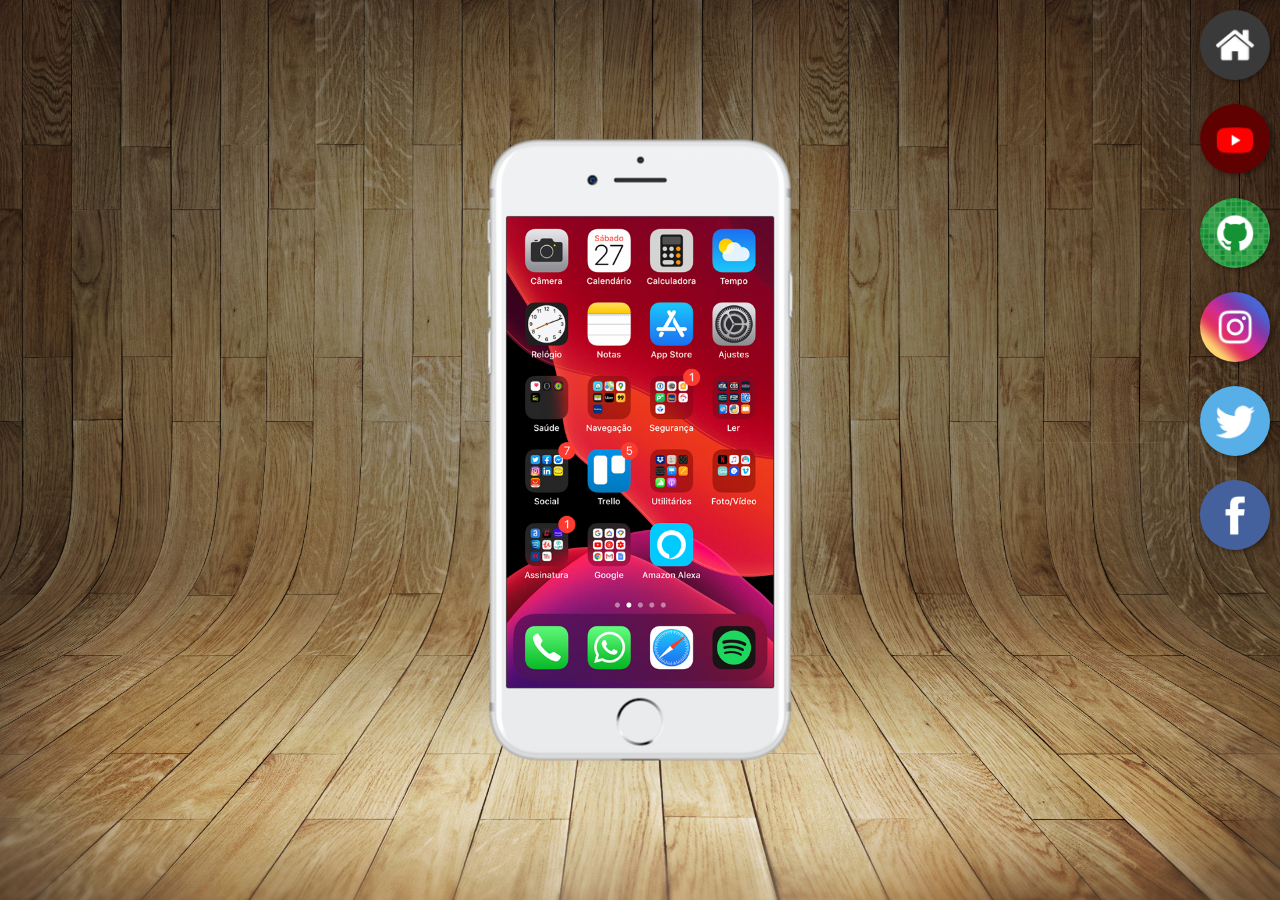
<file: index.html>
<!DOCTYPE html>
<html lang="pt-br">
<head>
    <meta charset="UTF-8">
    <meta name="viewport" content="width=device-width, initial-scale=1.0">
    <title>Projeto Redes Sociais</title>
    <link rel="shortcut icon" href="favicon.ico" type="image/x-icon">
    <link rel="stylesheet" href="/estilo/style.css">
</head>
<body>
    <main>
        <section id="telefone">
            <iframe src="/home.html" name="tela" id="tela" frameborder="0"> Seu navegador não e compatível com isso.</iframe>

        </section>
        <section id="redes-sociais">
            <a href="home.html" target="tela"><img src="imagens/logo-home.jpg" alt="Home"></a><br>
            <a href="youtube.html" target="tela"><img src="imagens/logo-youtube.jpg" alt="Youtube"></a><br>
            <a href="github.html" target="tela"><img src="imagens/logo-github.jpg" alt="Github"></a><br>
            <a href="instagram.html" target="tela"><img src="imagens/logo-instagram.jpg" alt="Instagram"></a><br>
            <a href="twitter.html" target="tela"><img src="imagens/logo-twitter.jpg" alt="Twitter"></a><br>
            <a href="facebook.html" target="tela"><img src="imagens/logo-facebook.jpg" alt="Facebook"></a><br>

        </section>
    </main>

</body>
</html>
</file>
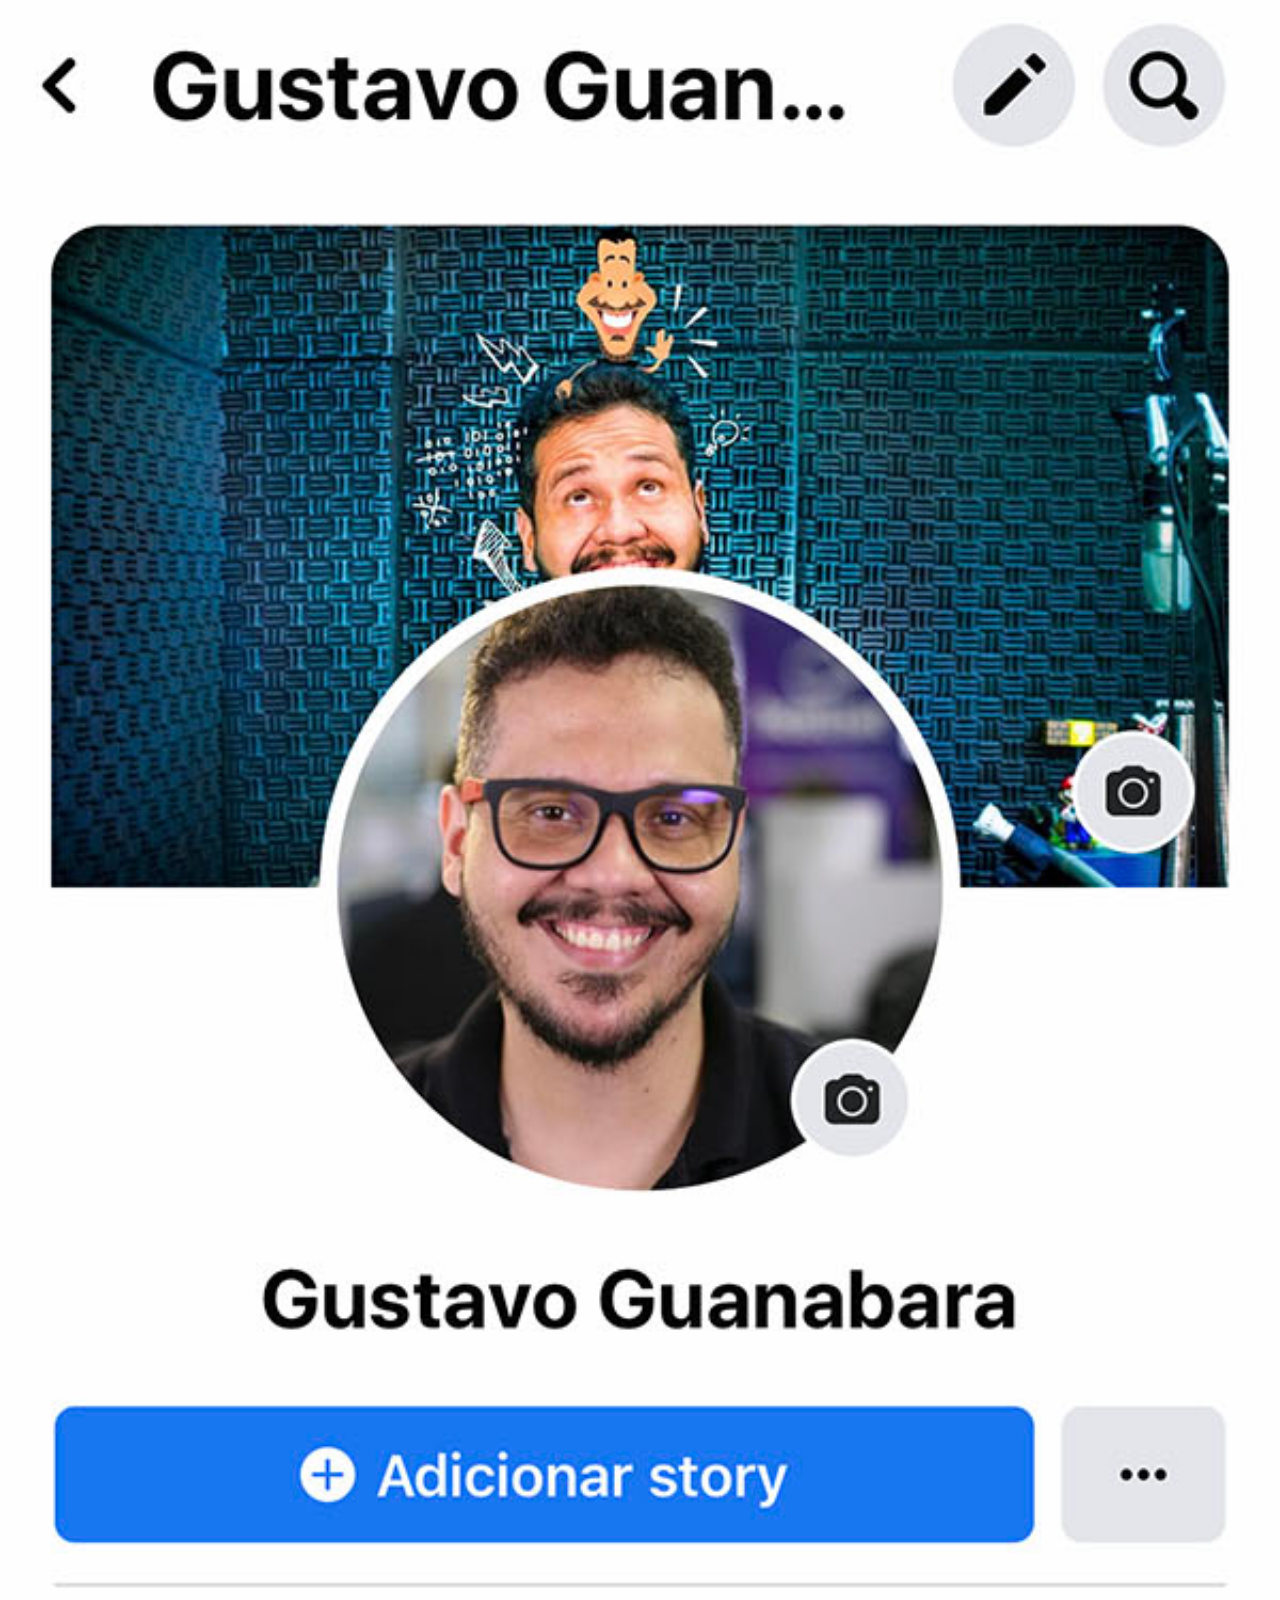
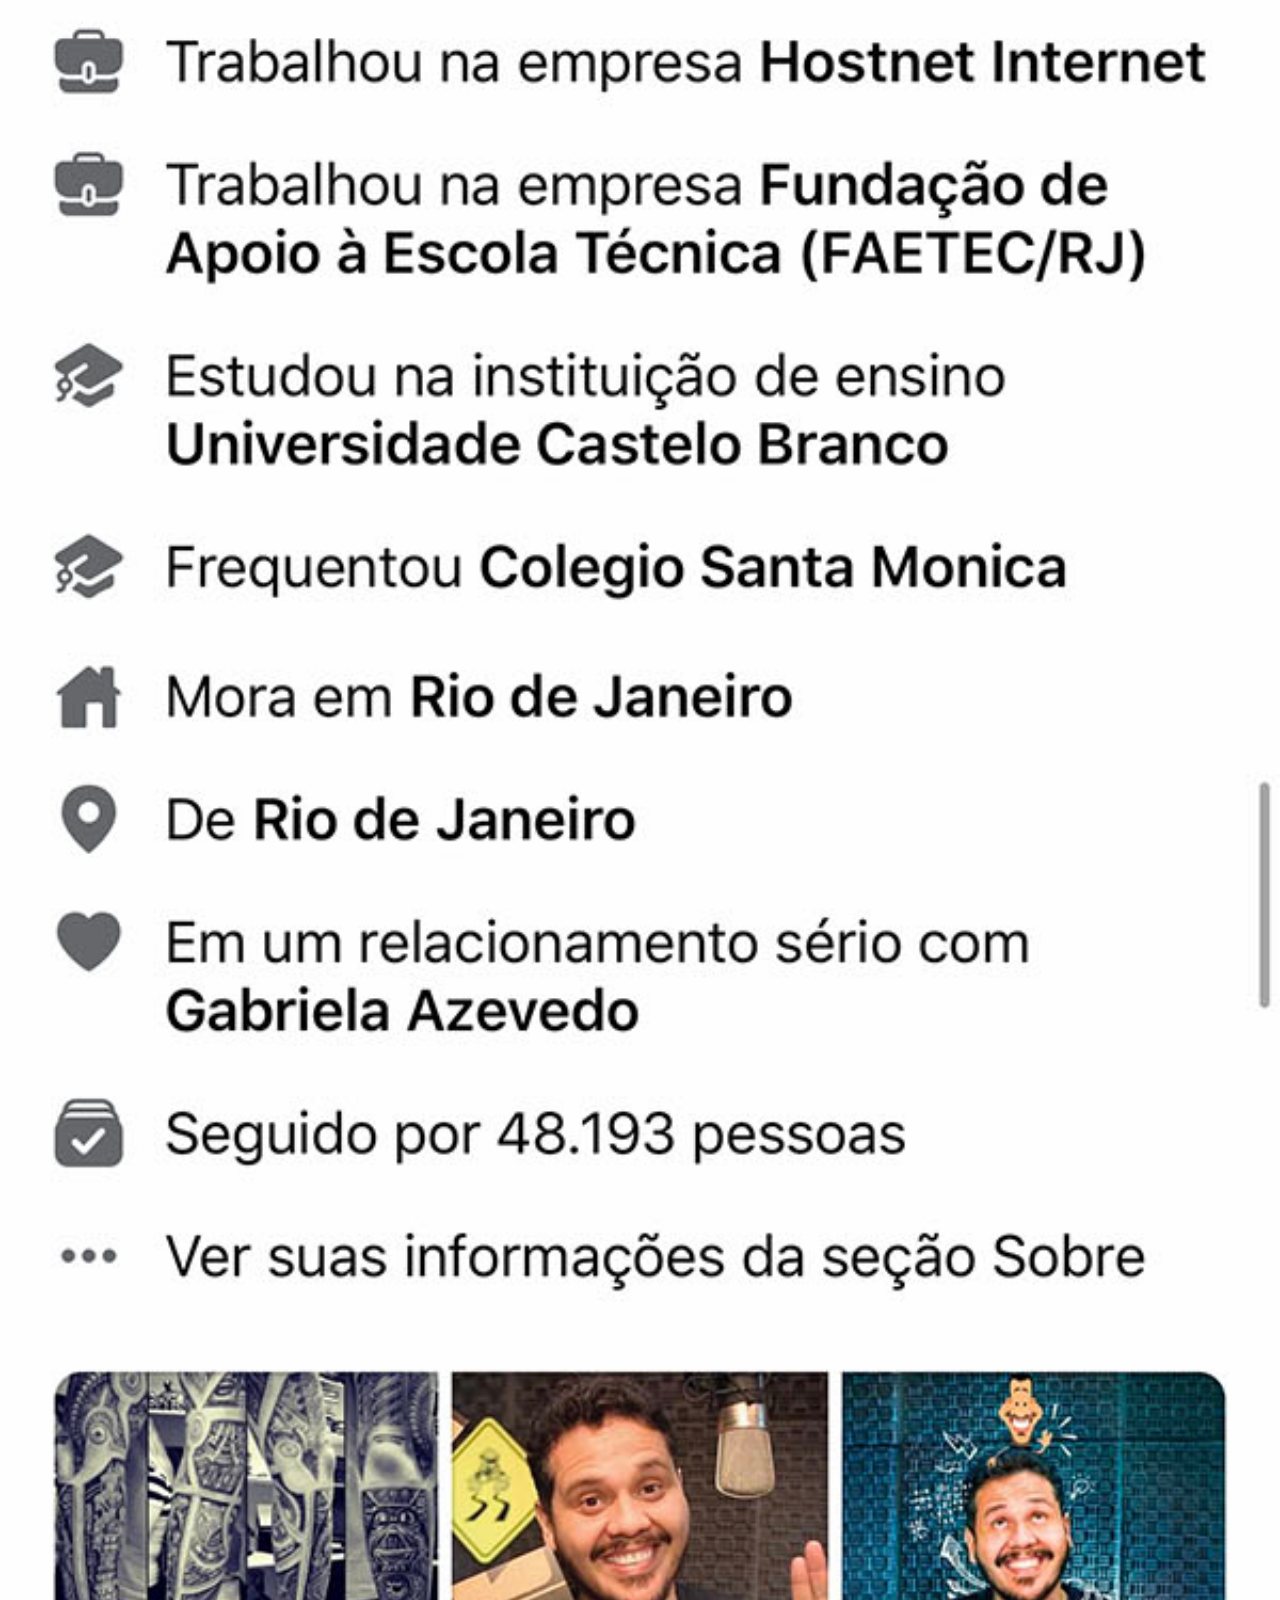
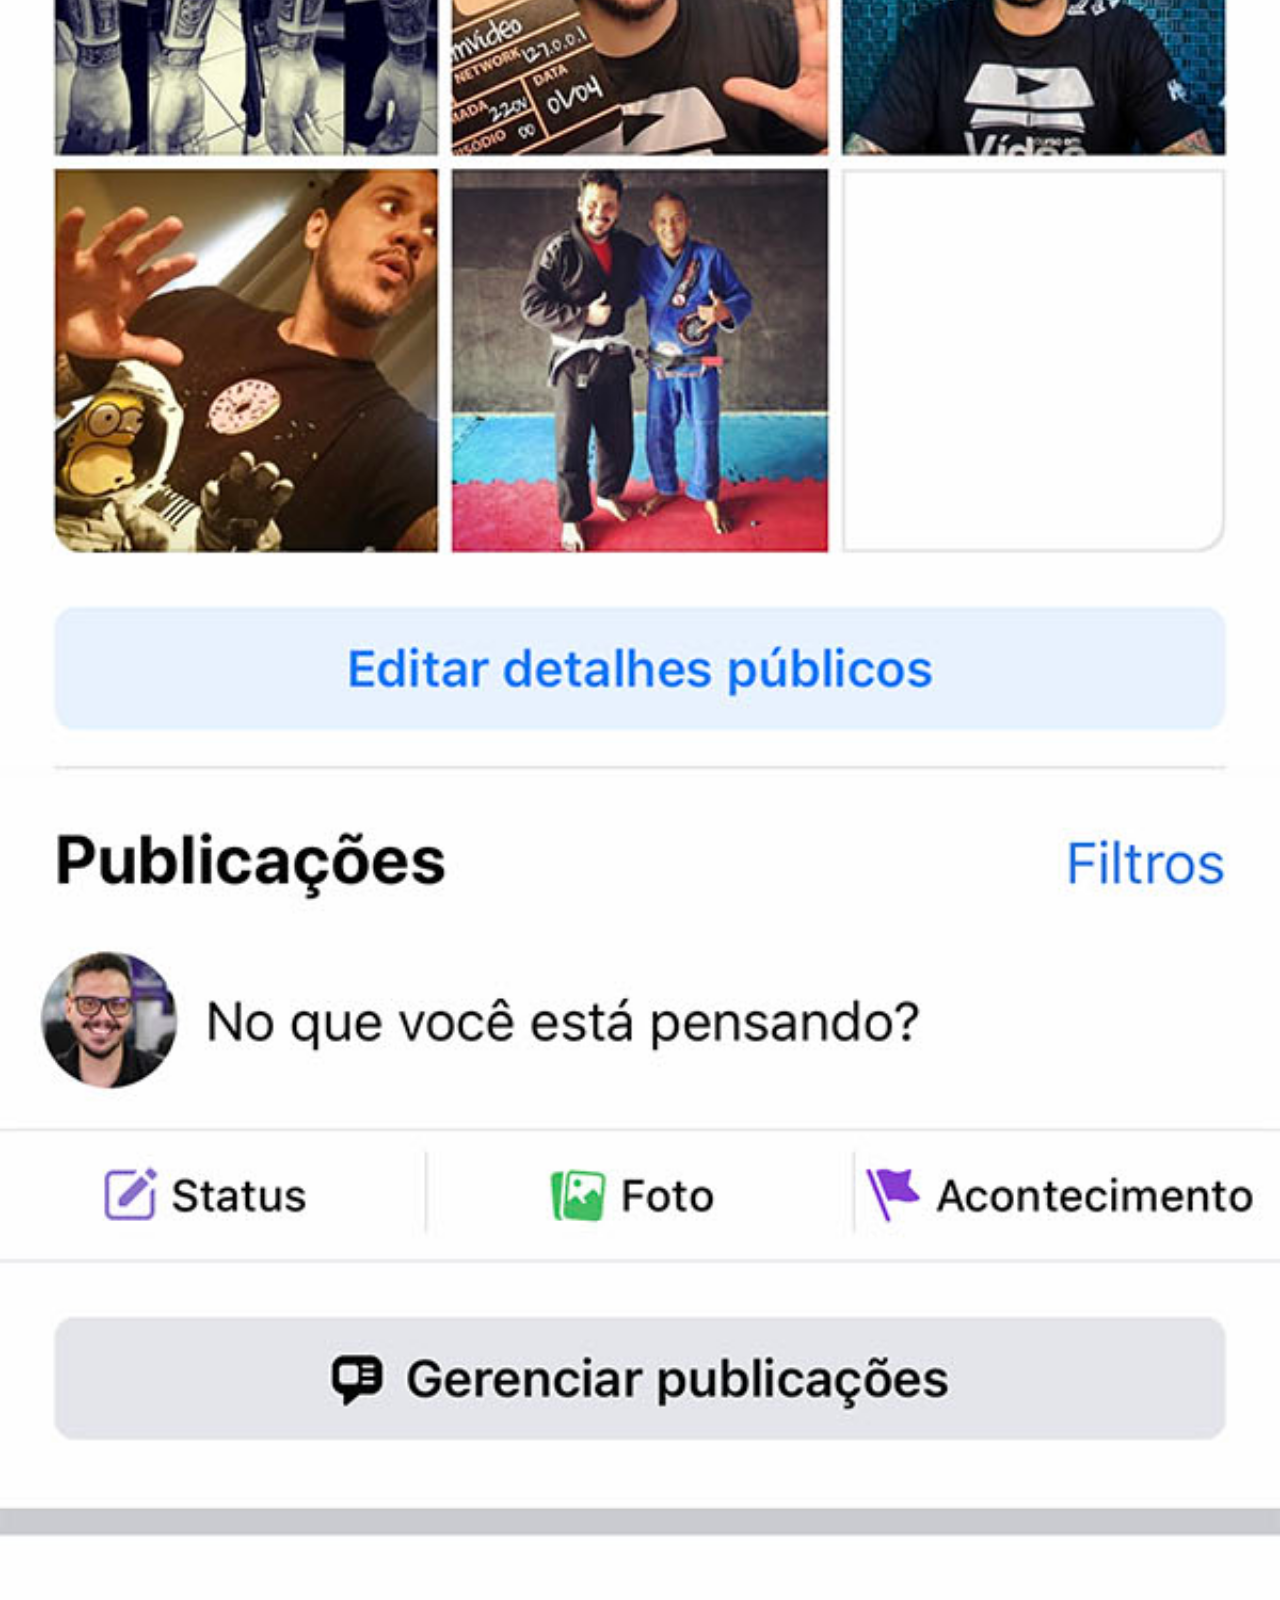
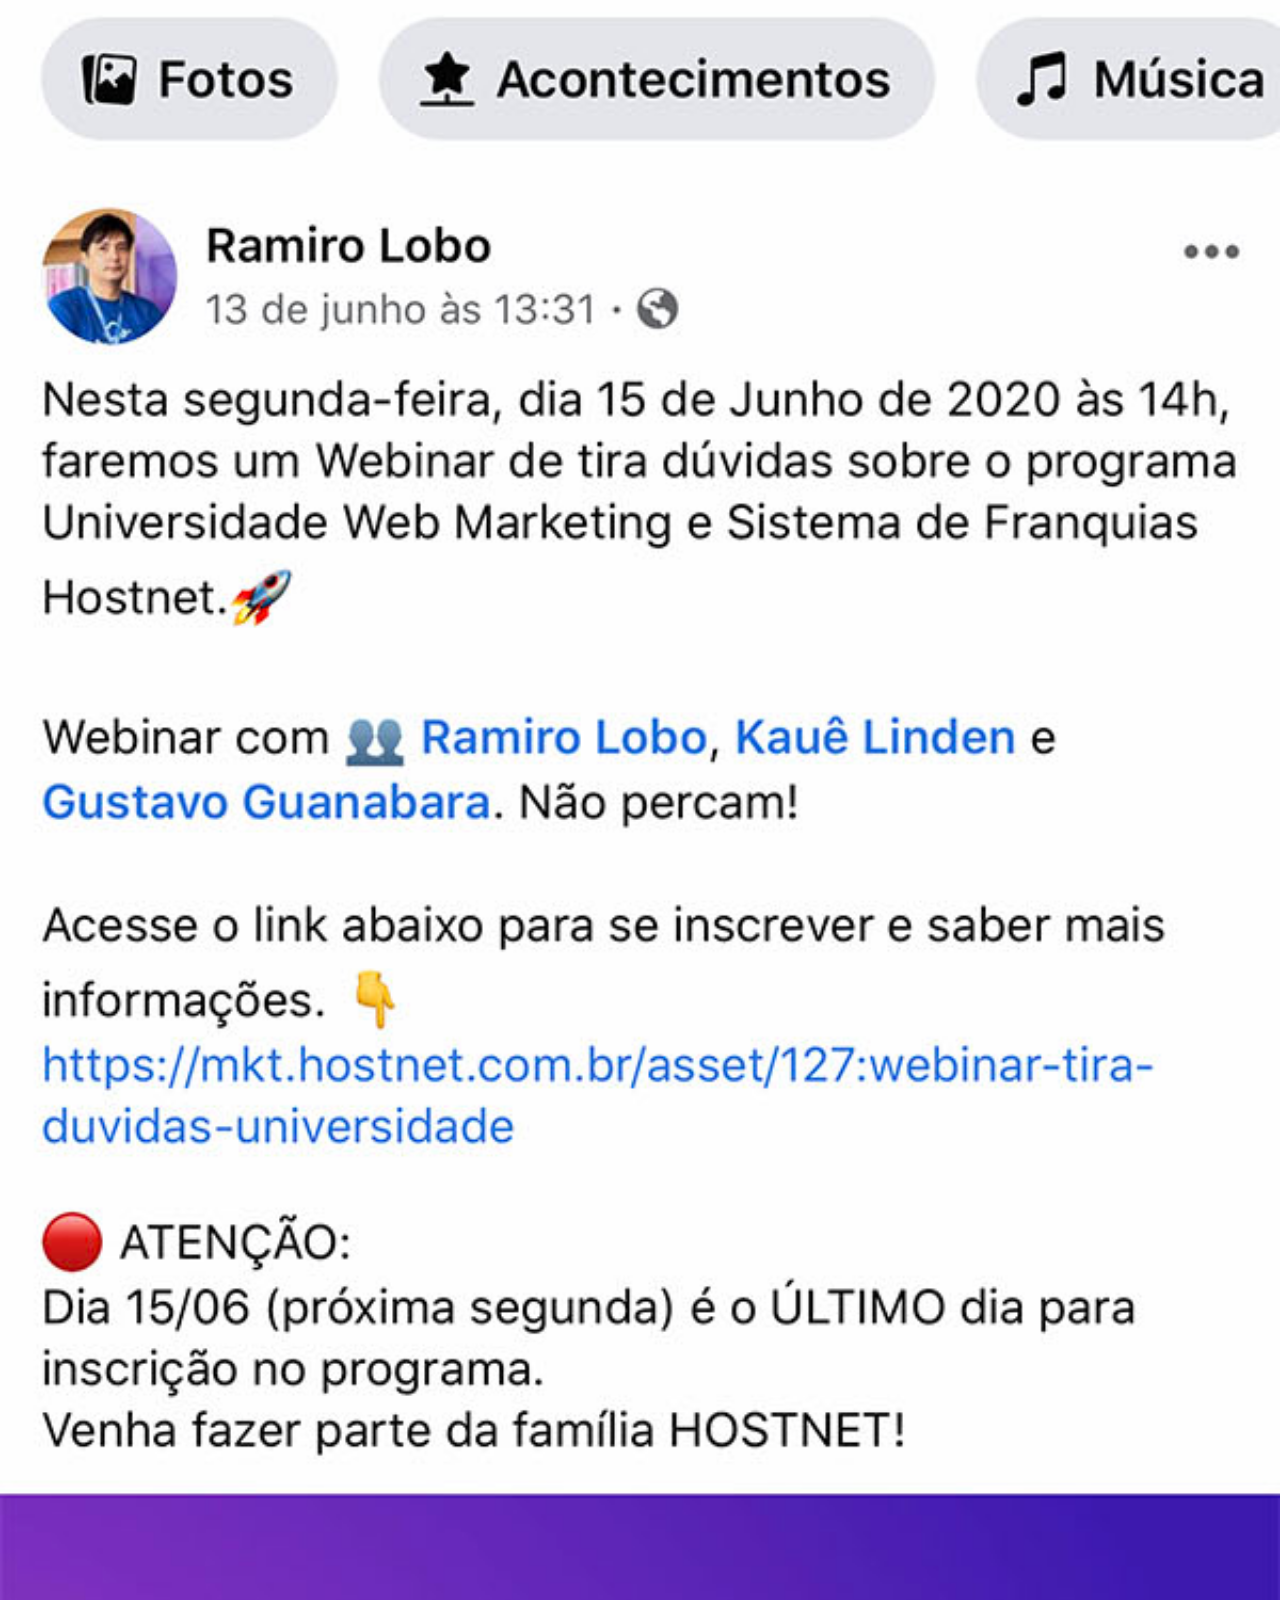
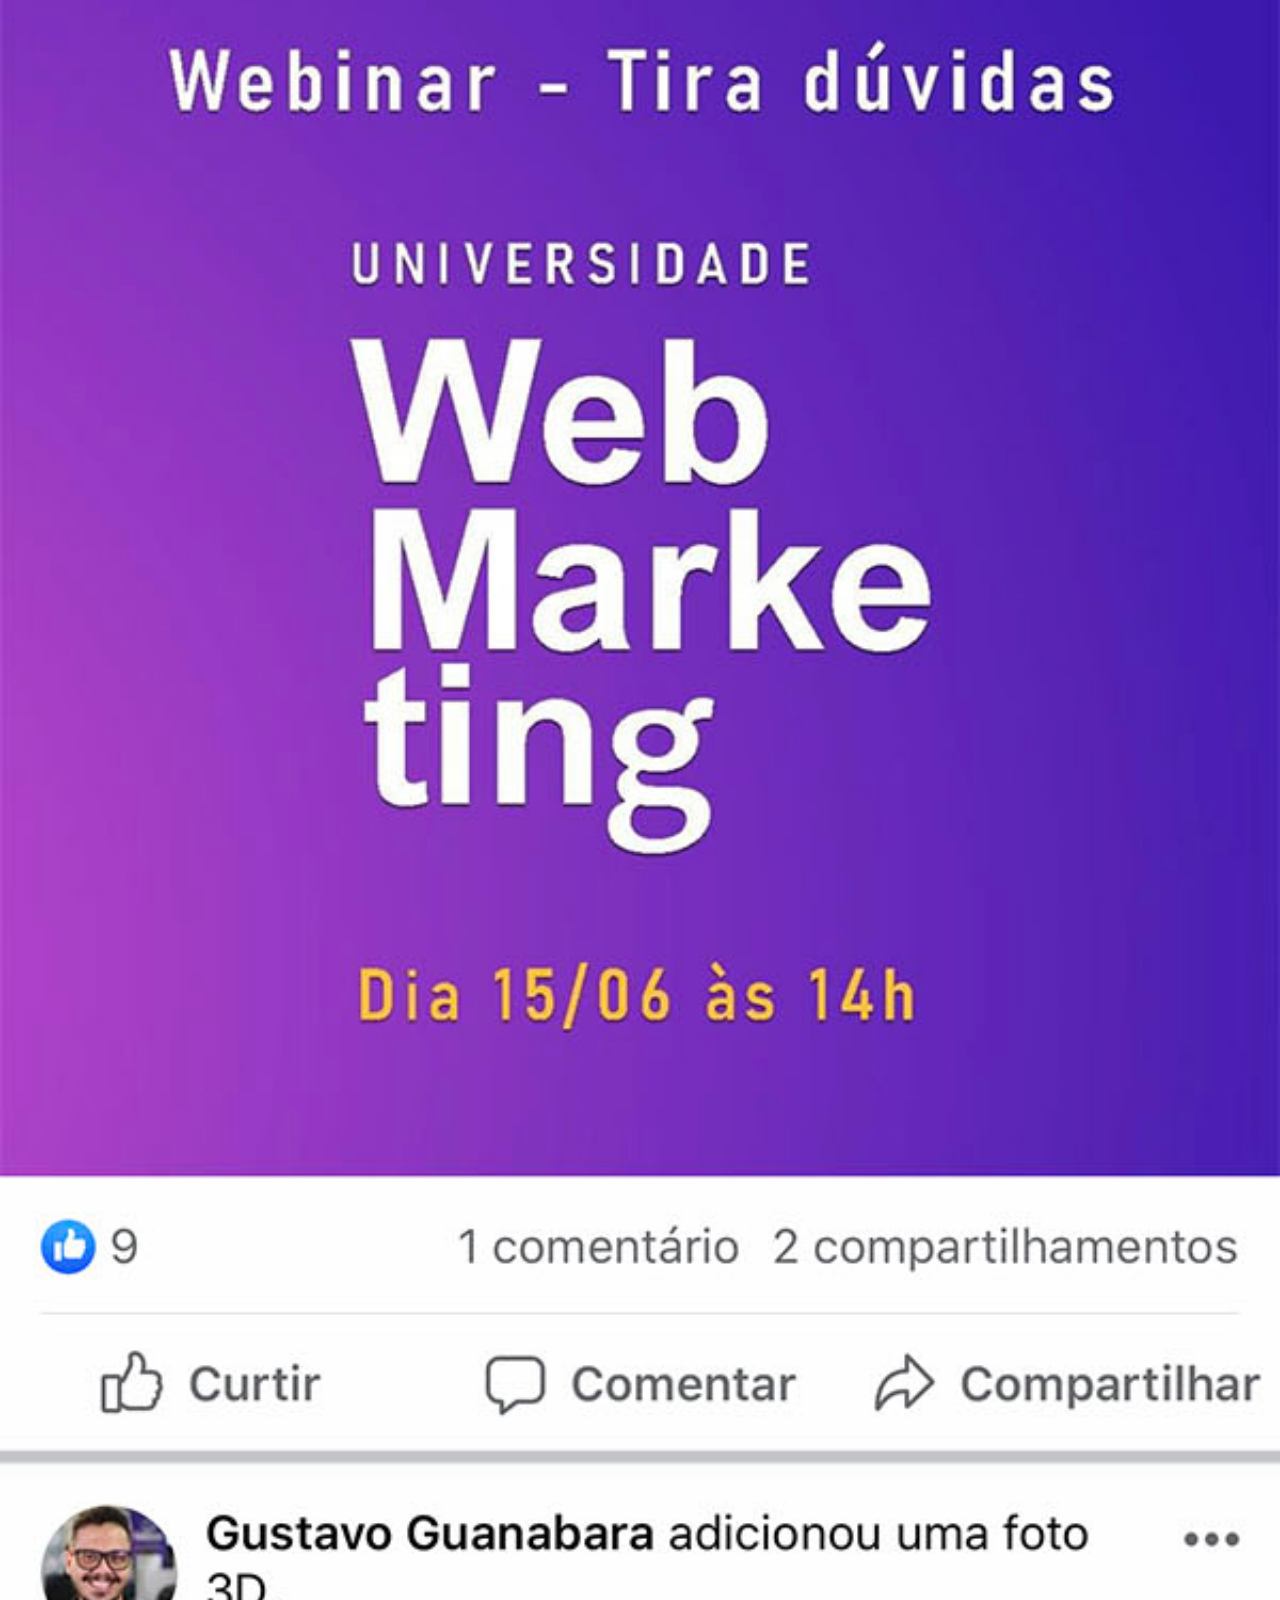
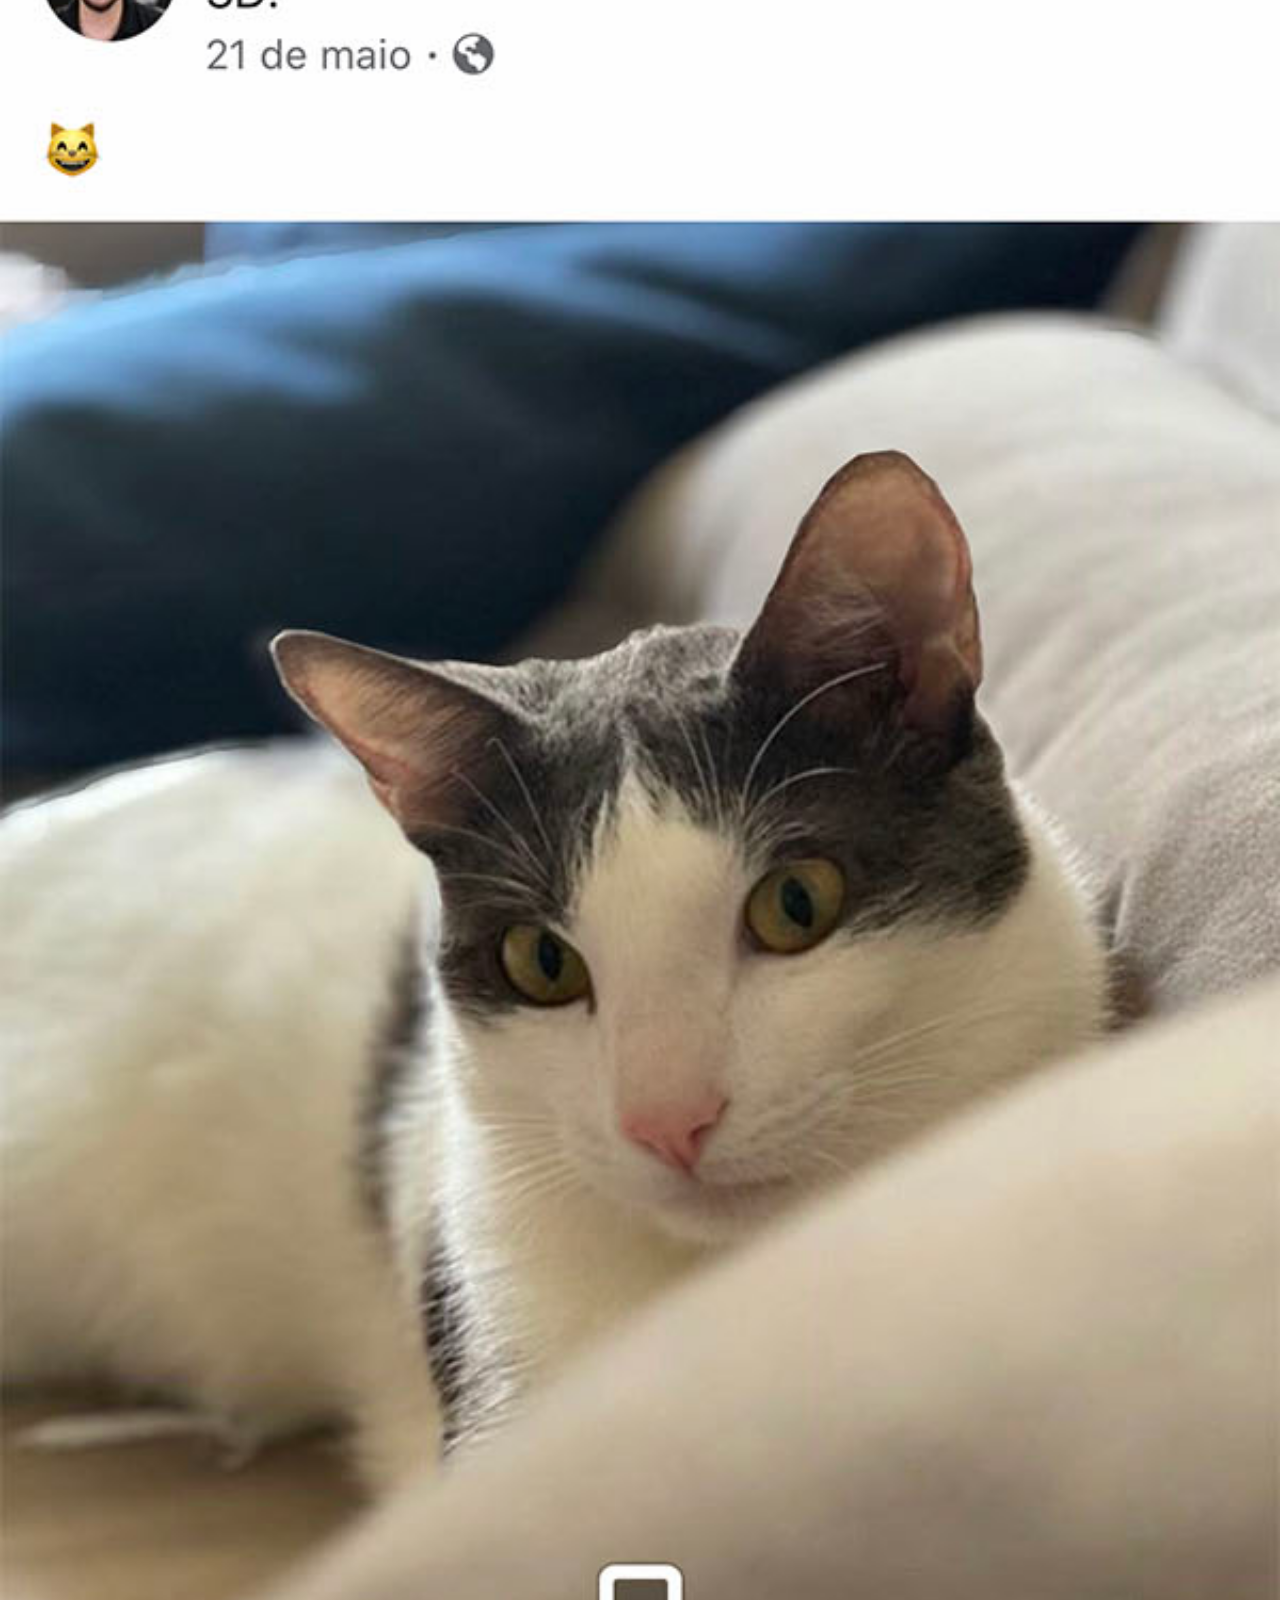
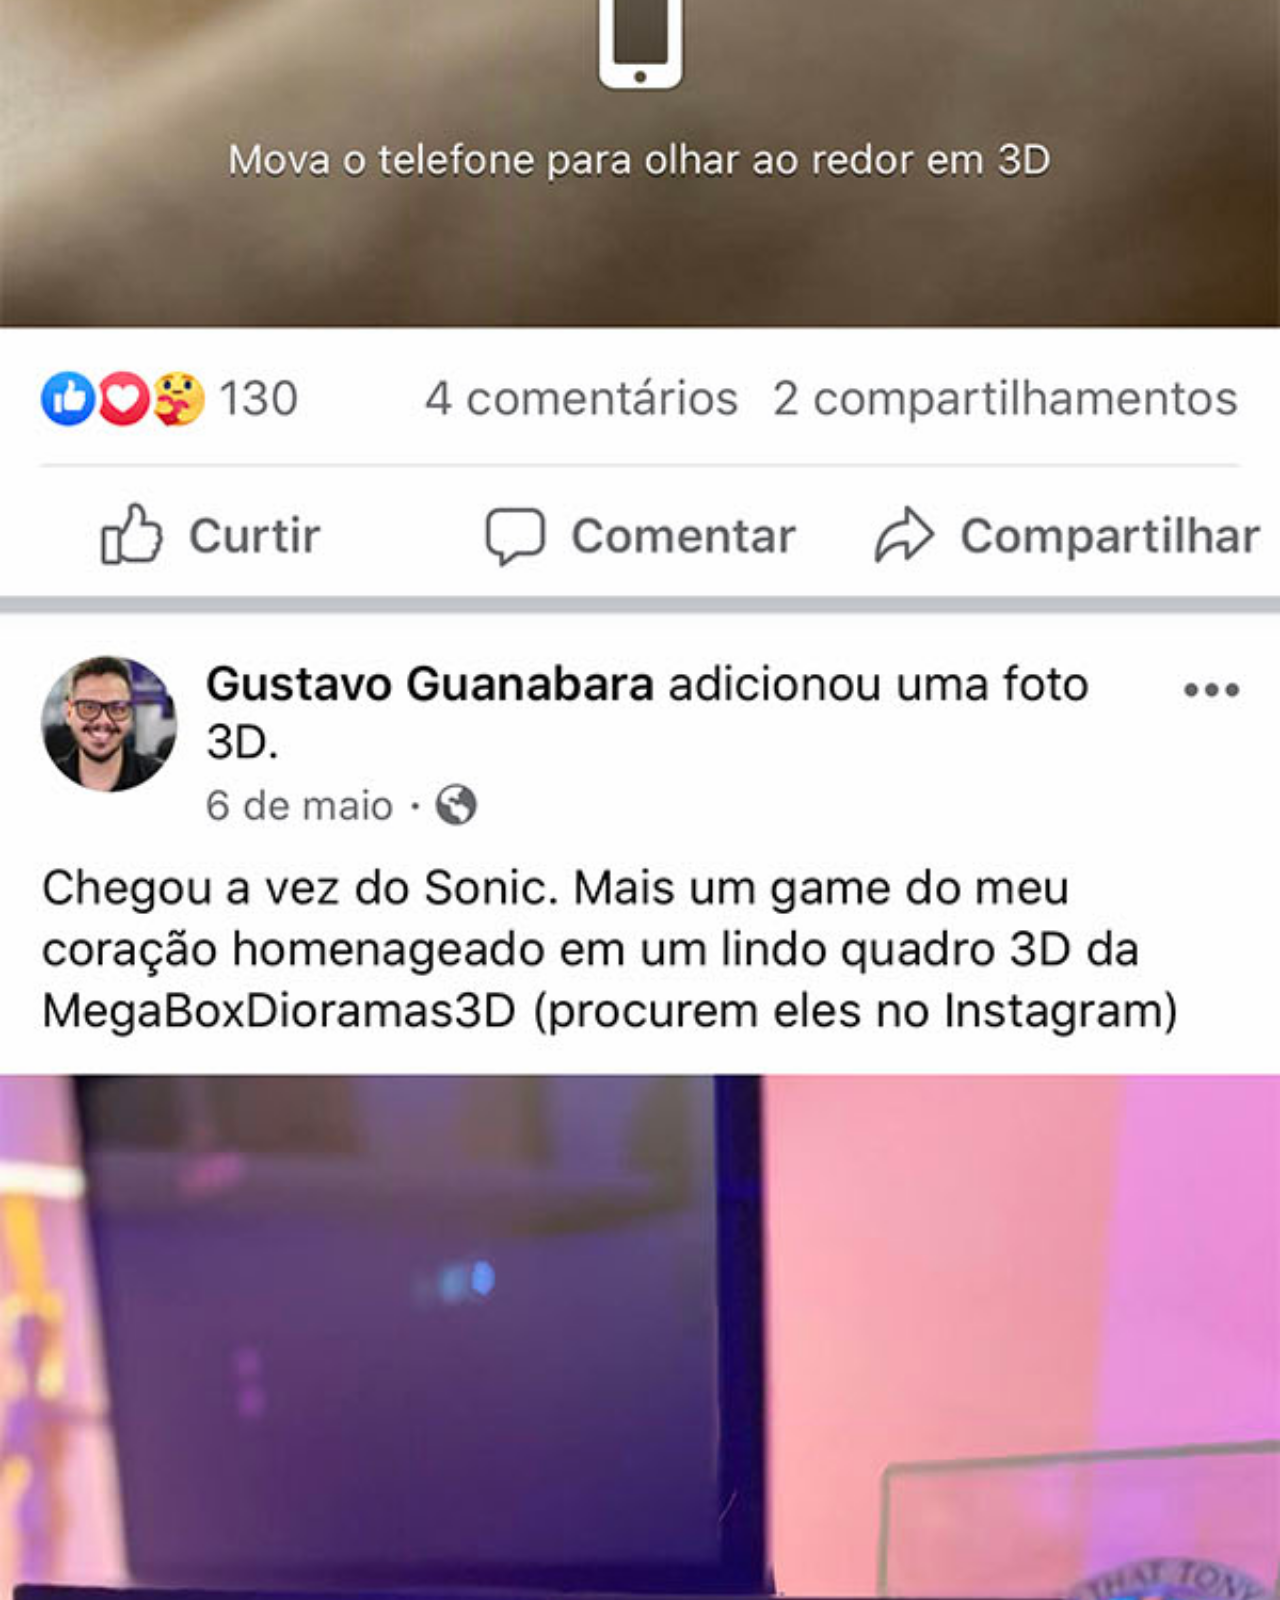
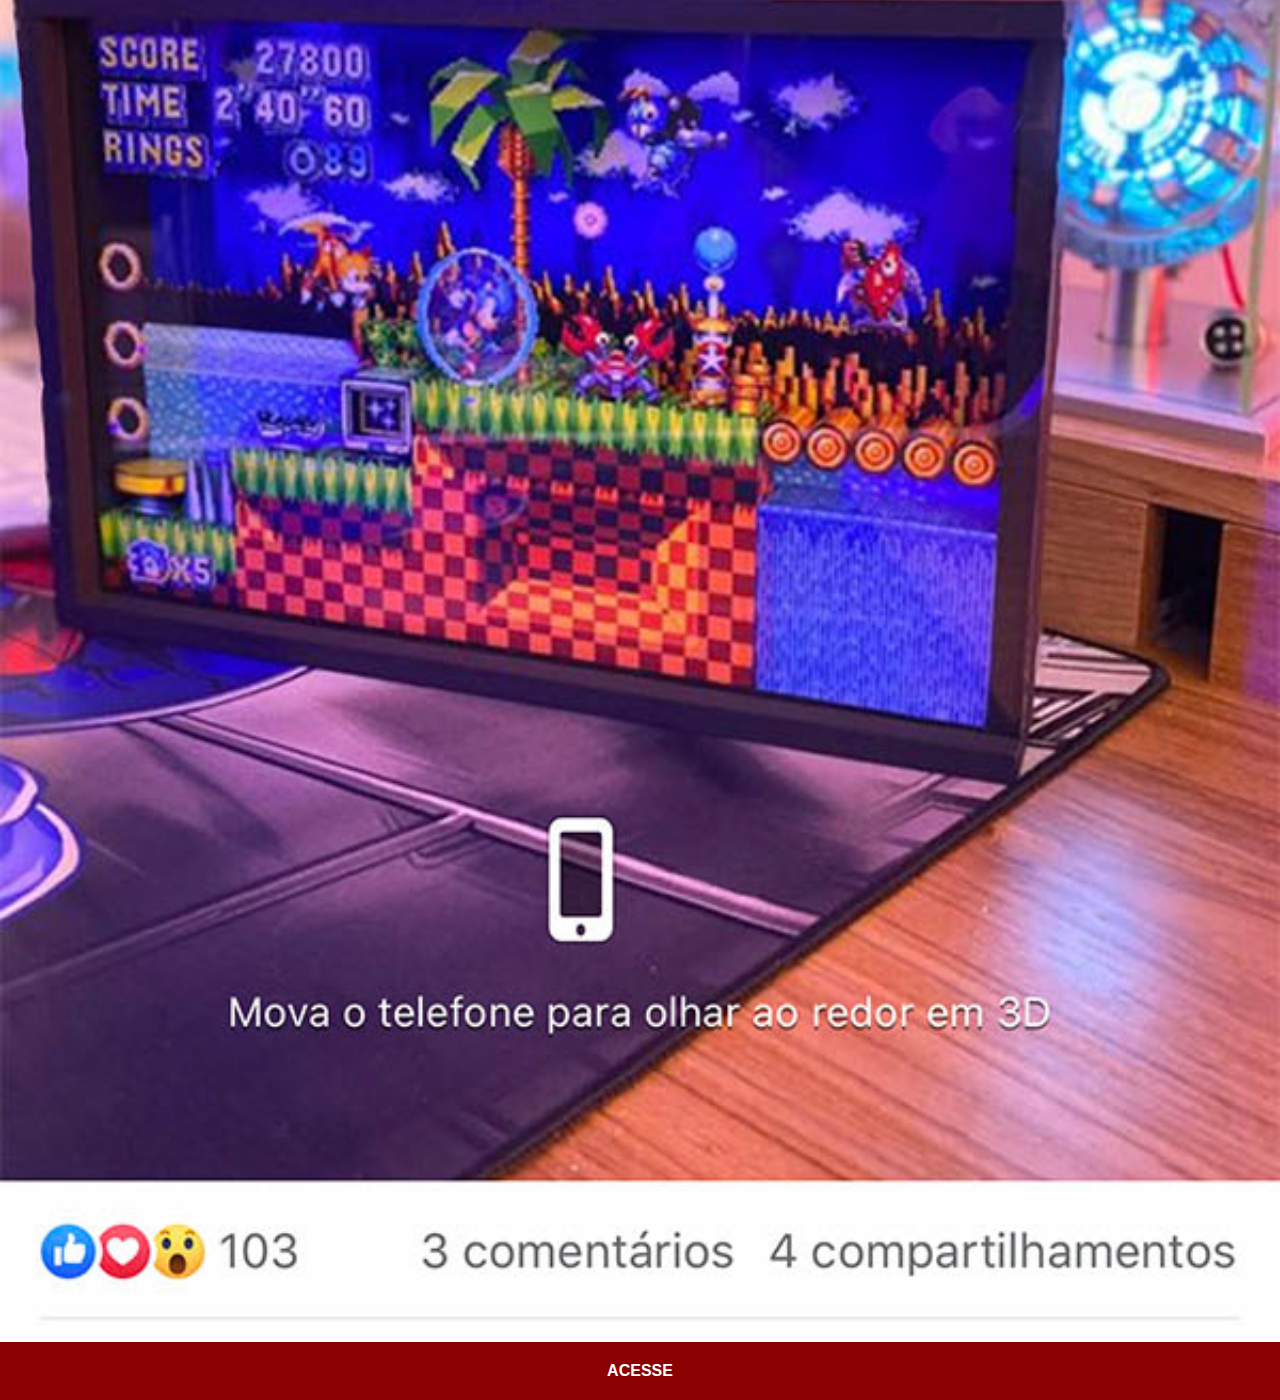
<file: facebook.html>
<!DOCTYPE html>
<html lang="pt-br">
<head>
    <meta charset="UTF-8">
    <meta name="viewport" content="width=device-width, initial-scale=1.0">
    <title>Facebook</title>
    <link rel="stylesheet" href="estilo/social.css">
</head>
<body>
    <img src="imagens/tela-facebook.jpg" alt="Facebook">
    <a href="https://www.facebook.com/gustavoguanabara?mibextid=ZbWKwL" target="_blank">ACESSE</a>
</body>
</html>
</file>
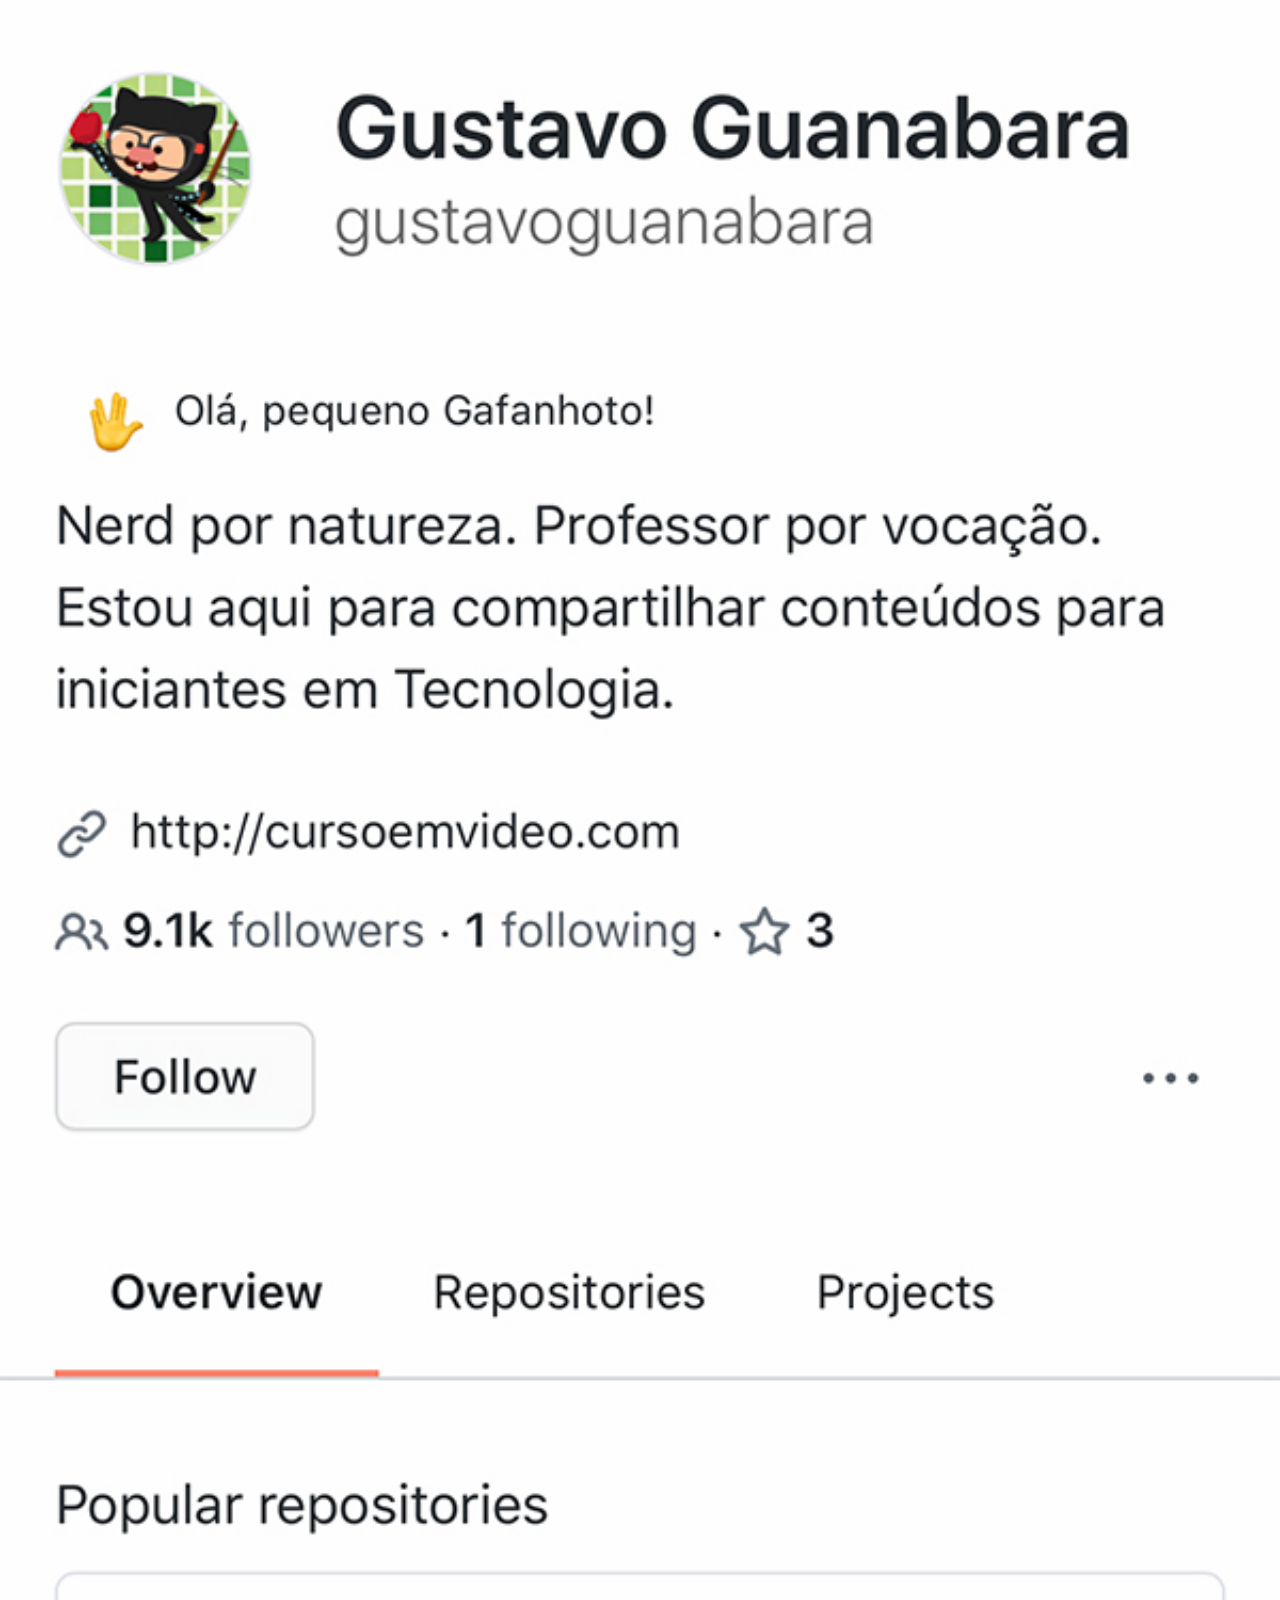
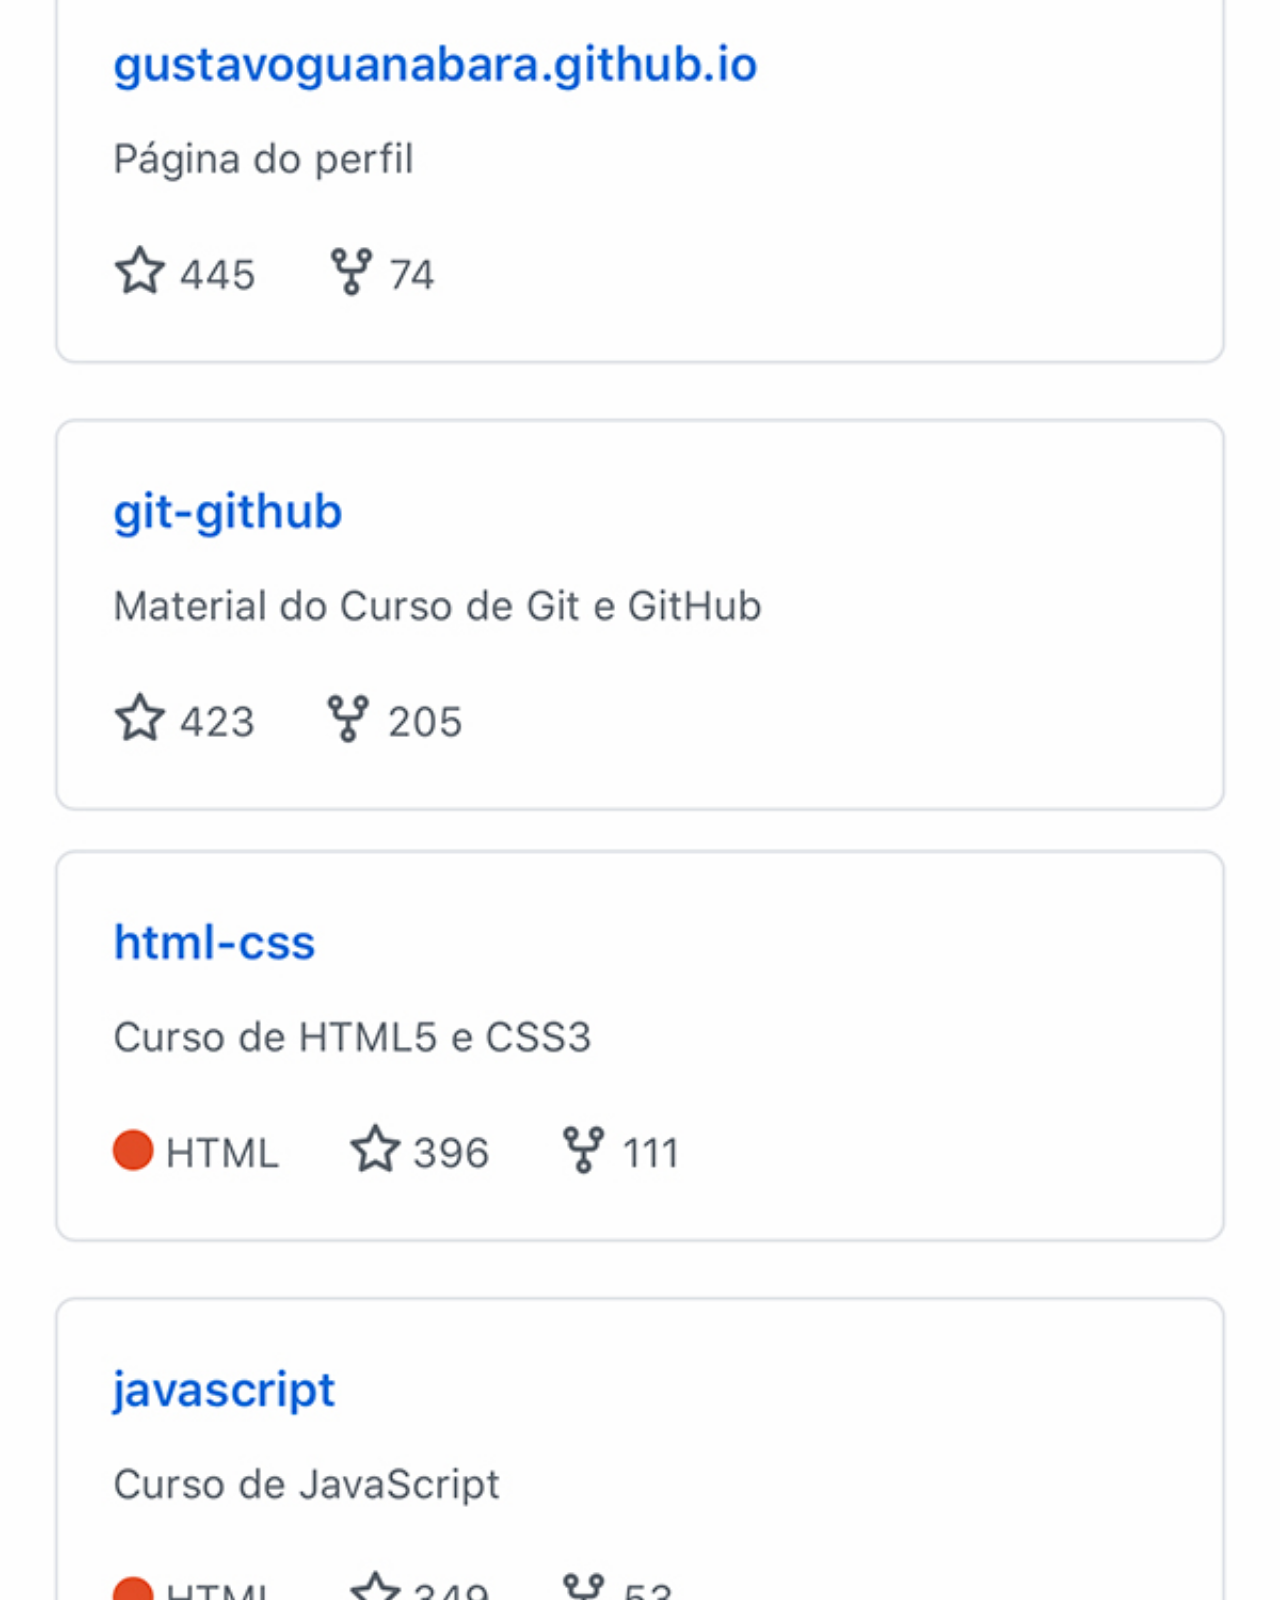
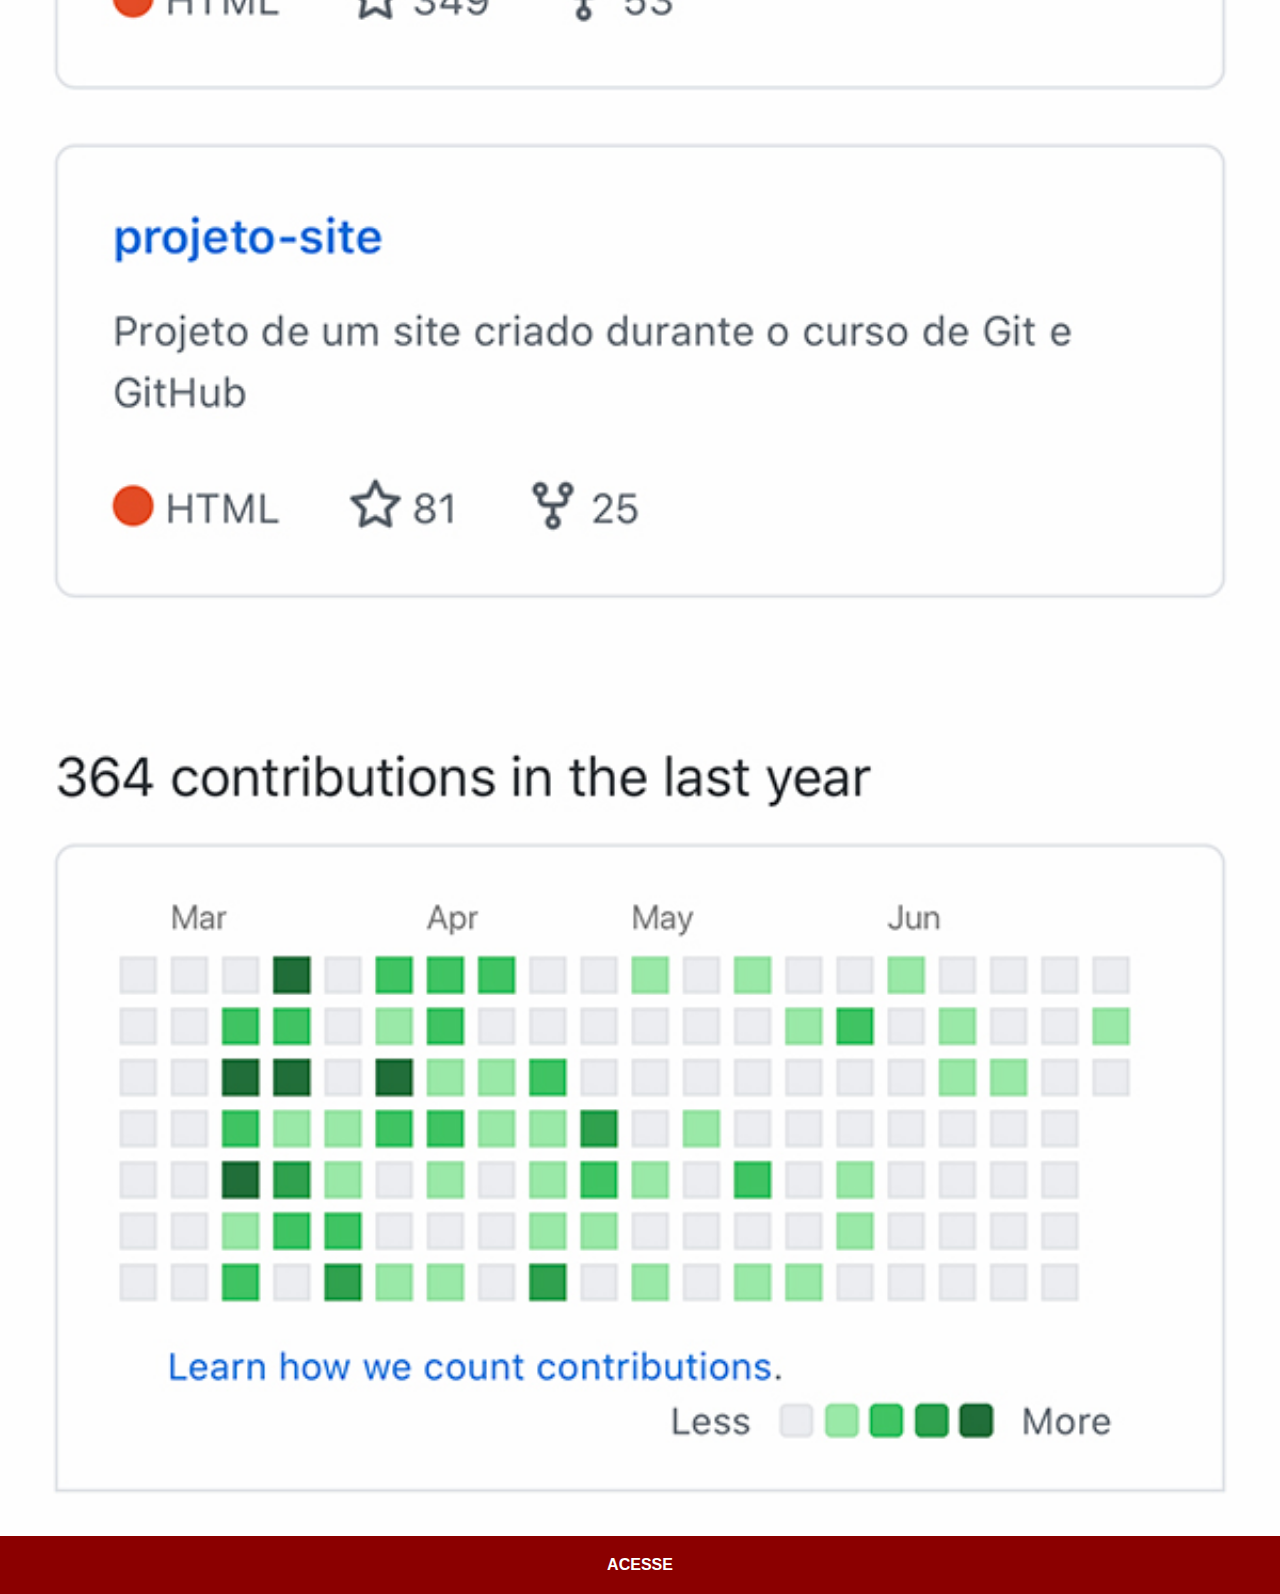
<file: github.html>
<!DOCTYPE html>
<html lang="pt-br">
<head>
    <meta charset="UTF-8">
    <meta name="viewport" content="width=device-width, initial-scale=1.0">
    <title>Github</title>
    <link rel="stylesheet" href="/estilo/social.css">
</head>
<body>
    <img src="imagens/tela-github.jpg" alt="Github">
    <a href="https://github.com/gustavoguanabara" target="_blank">ACESSE</a>
</body>
</html>
</file>
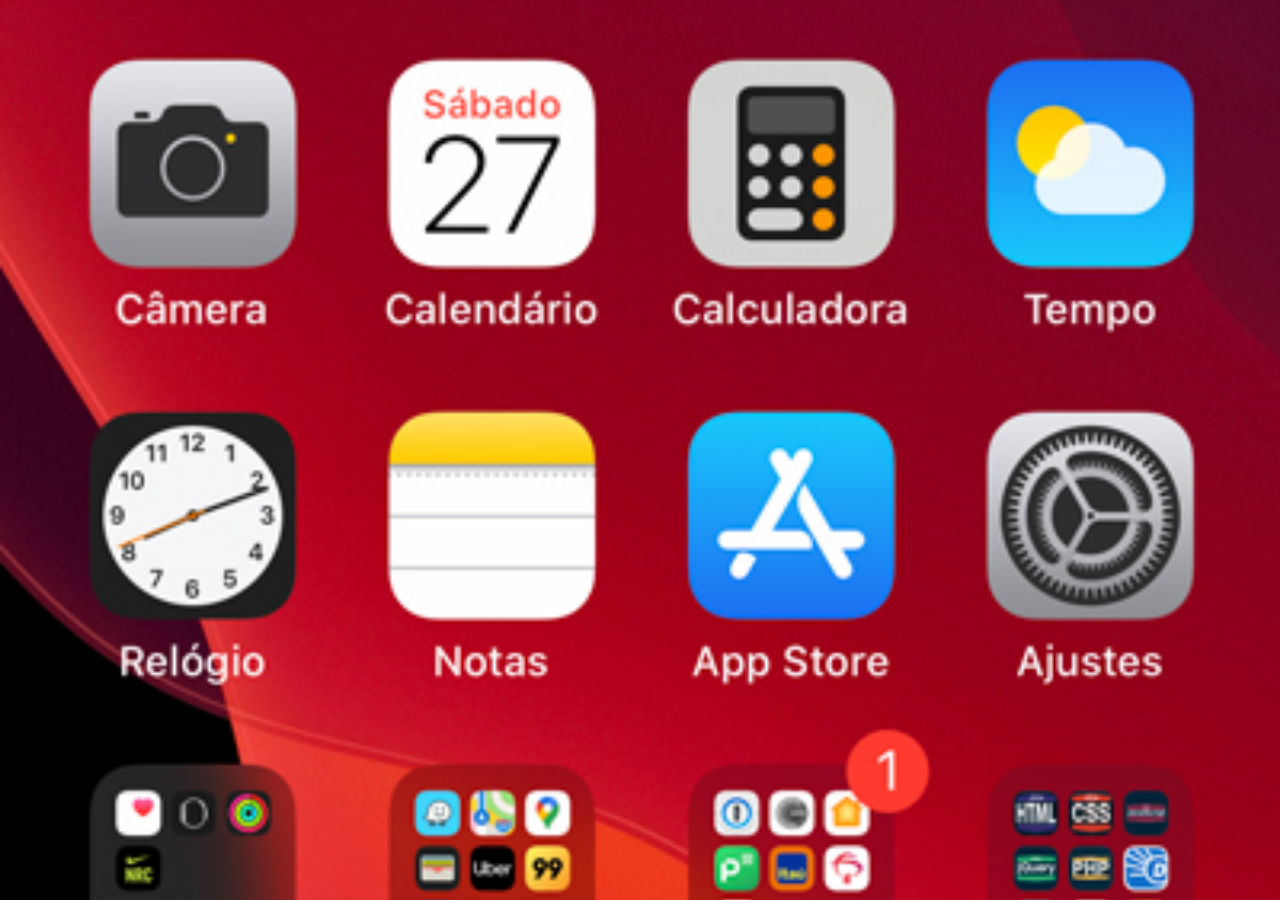
<file: home.html>
<!DOCTYPE html>
<html lang="pt-br">
<head>
    <meta charset="UTF-8">
    <meta name="viewport" content="width=device-width, initial-scale=1.0">
    <title>Home</title>
</head>
<style>
    *{
        margin: 0px;
        padding: 0px;
    }

    body{
        width: 100vw;
        height: 100vh;
        background: black url('/imagens/tela-home.jpg') no-repeat top center;
        background-size: cover;
    }
</style>
<body>
    
</body>
</html>
</file>
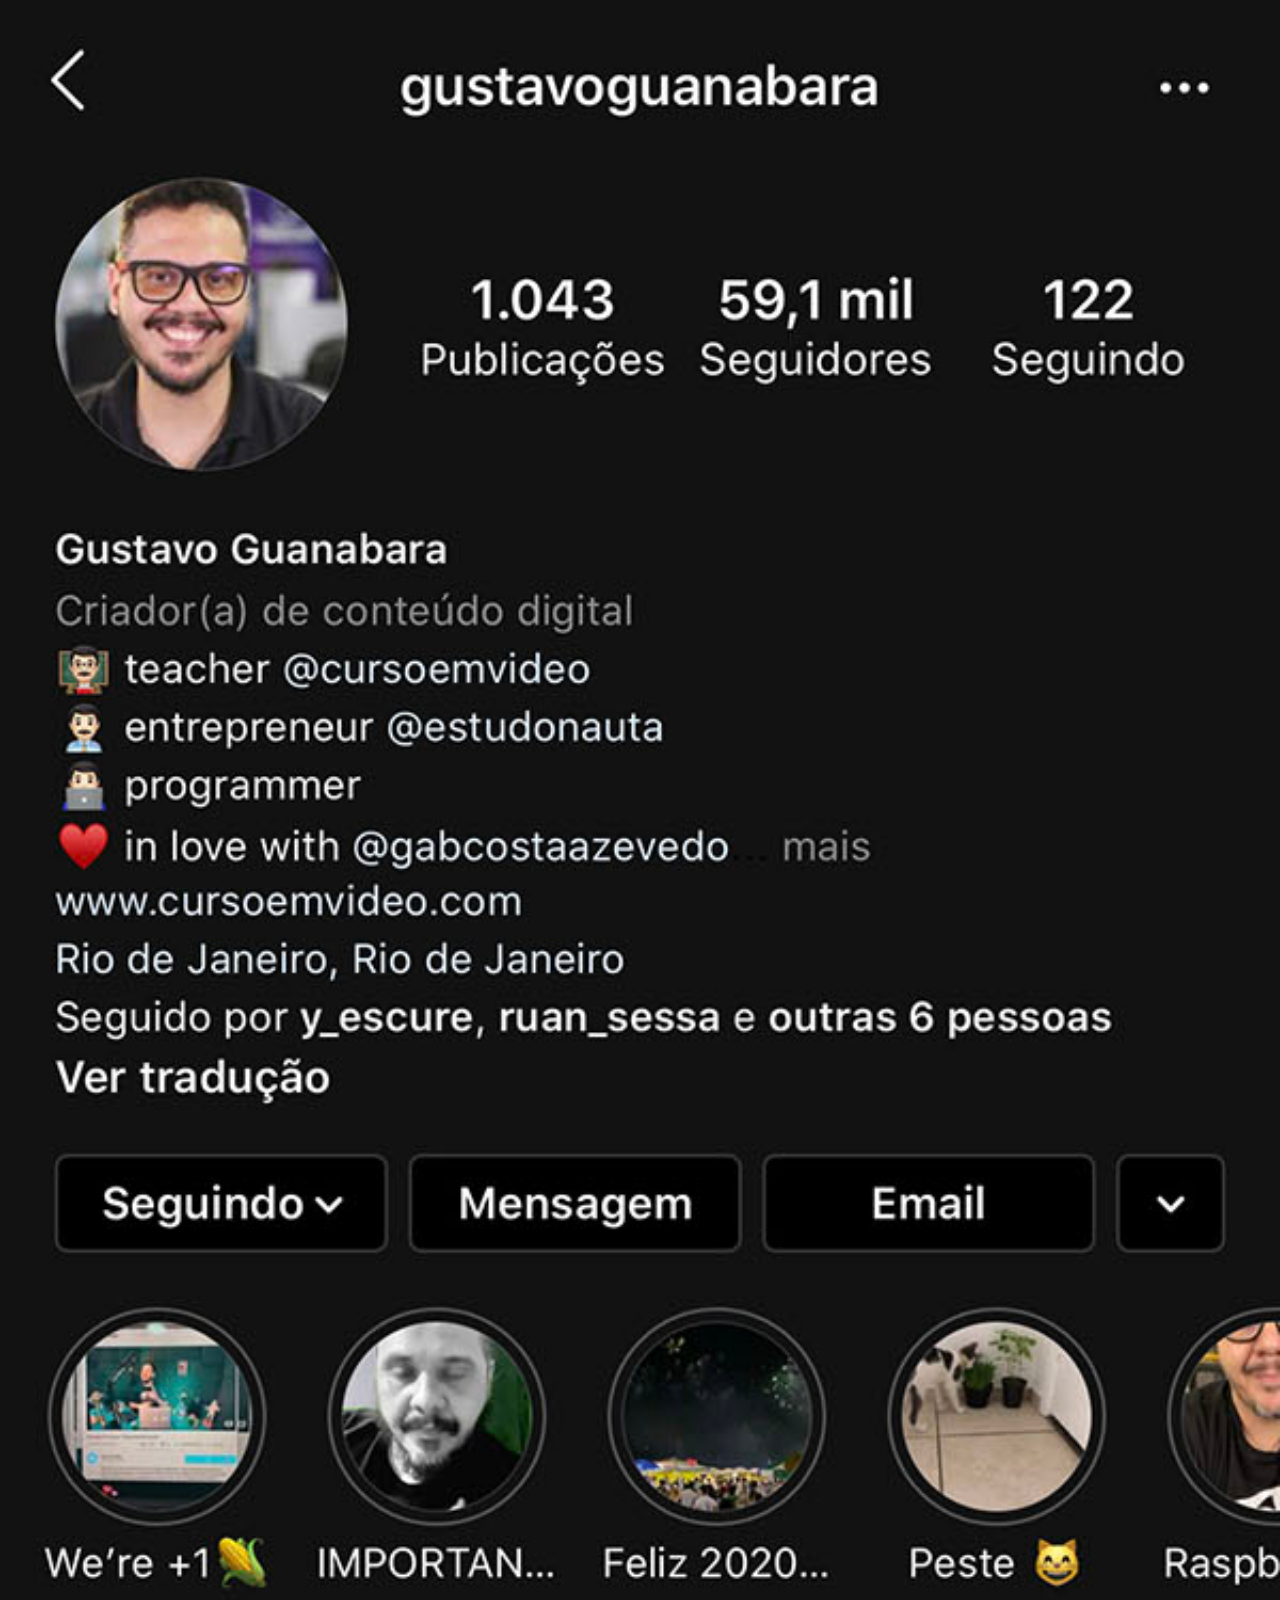
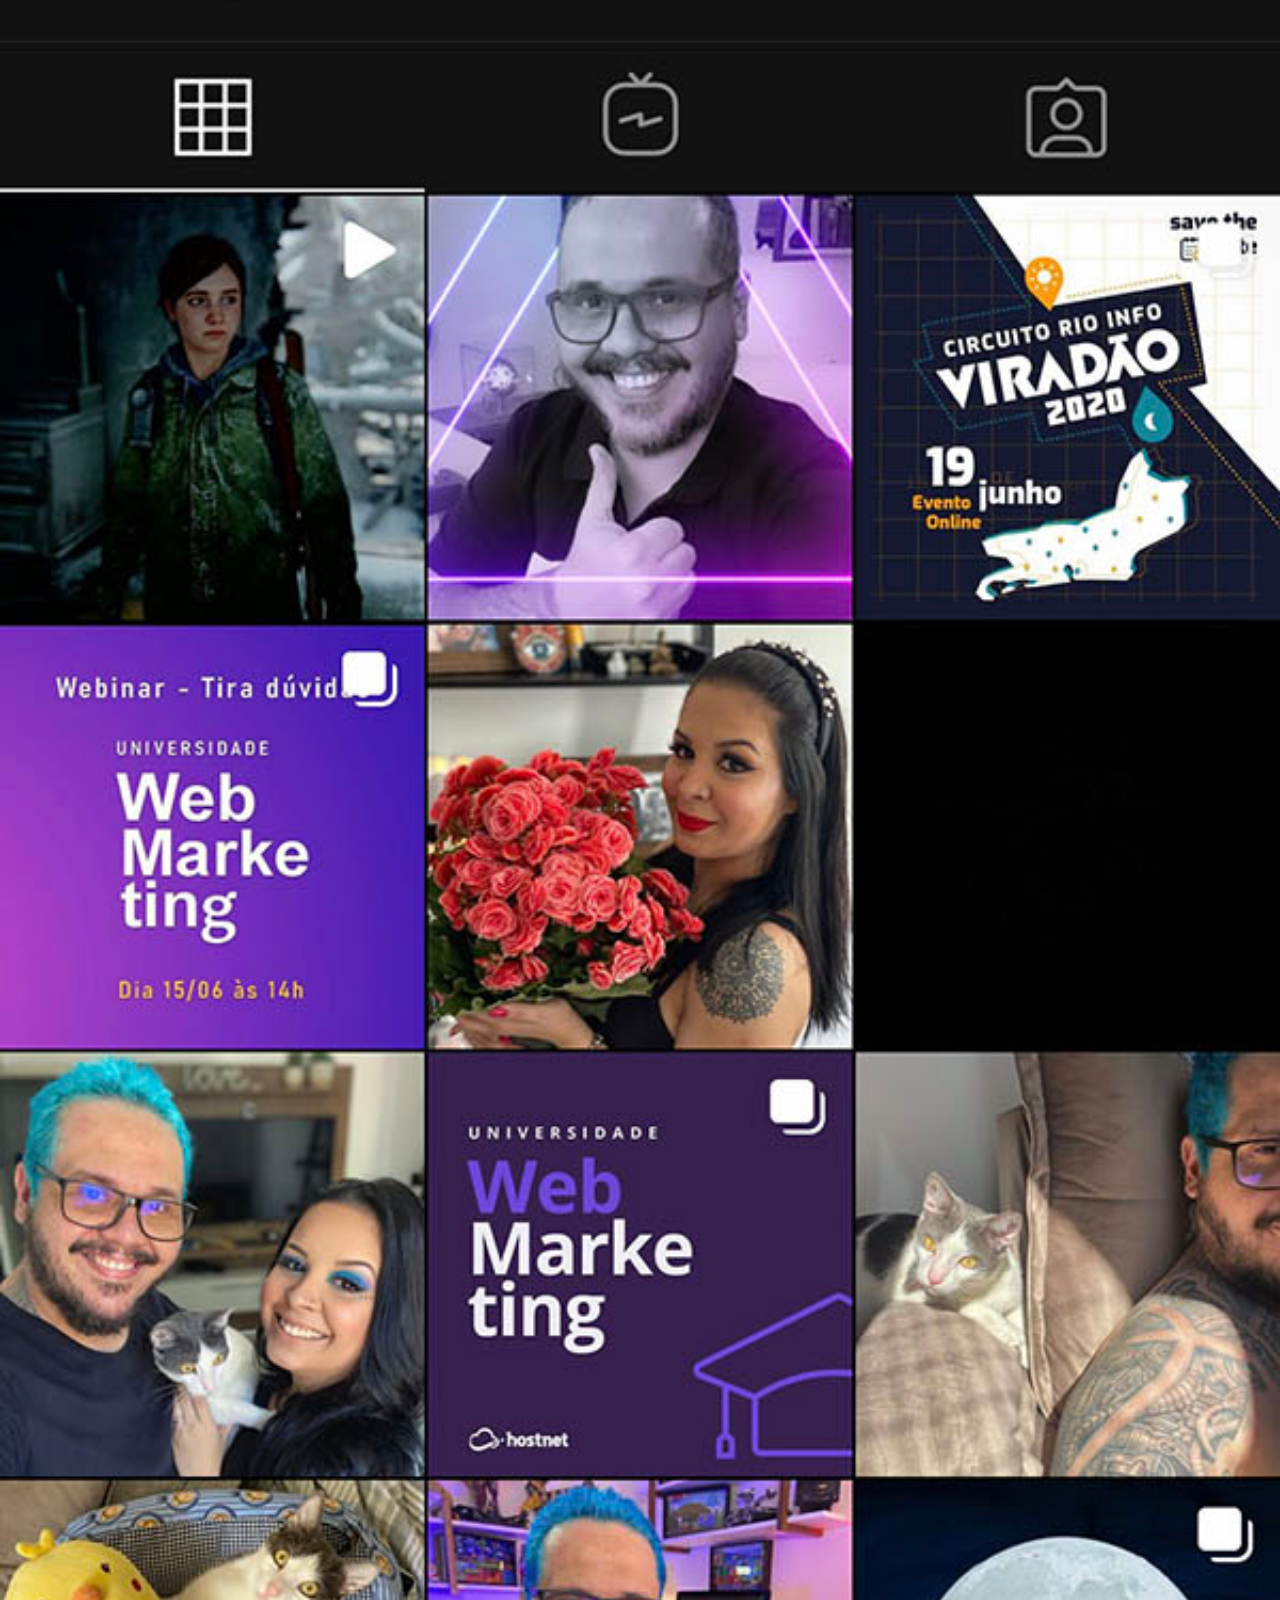
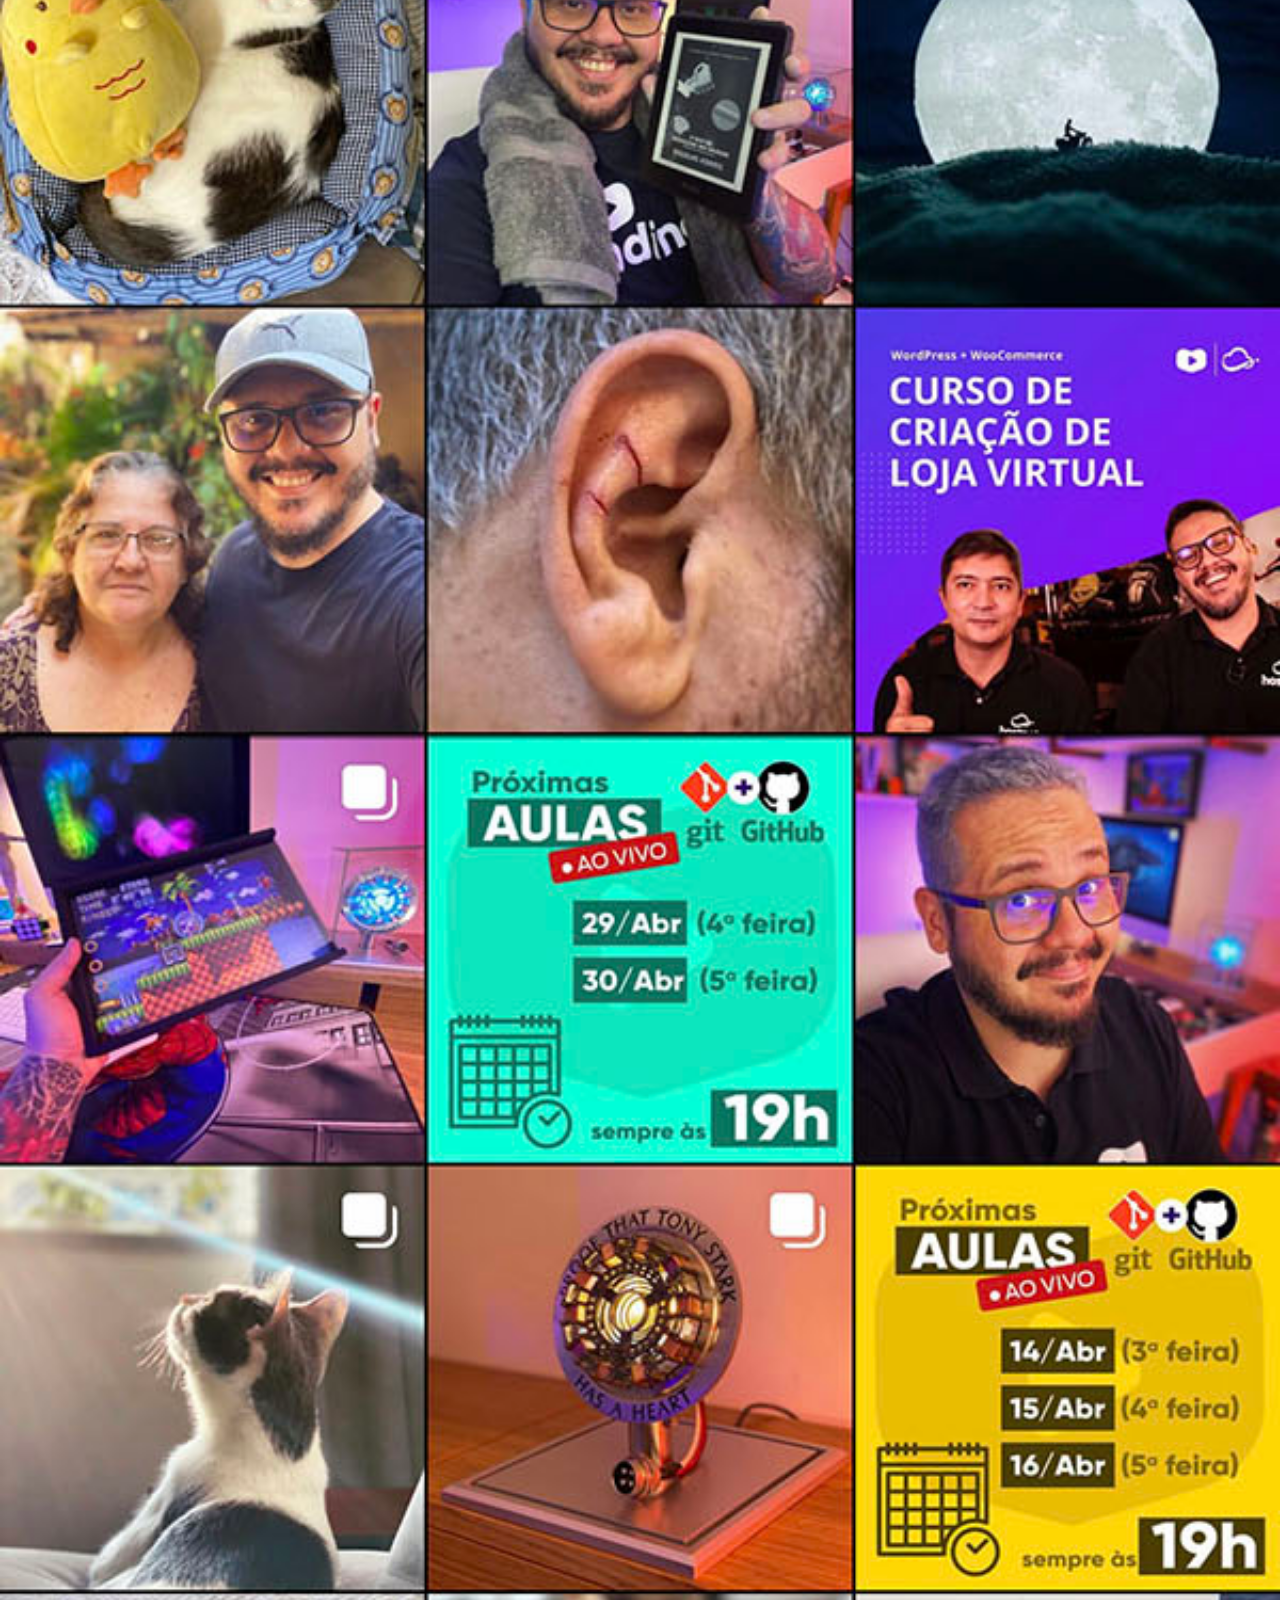
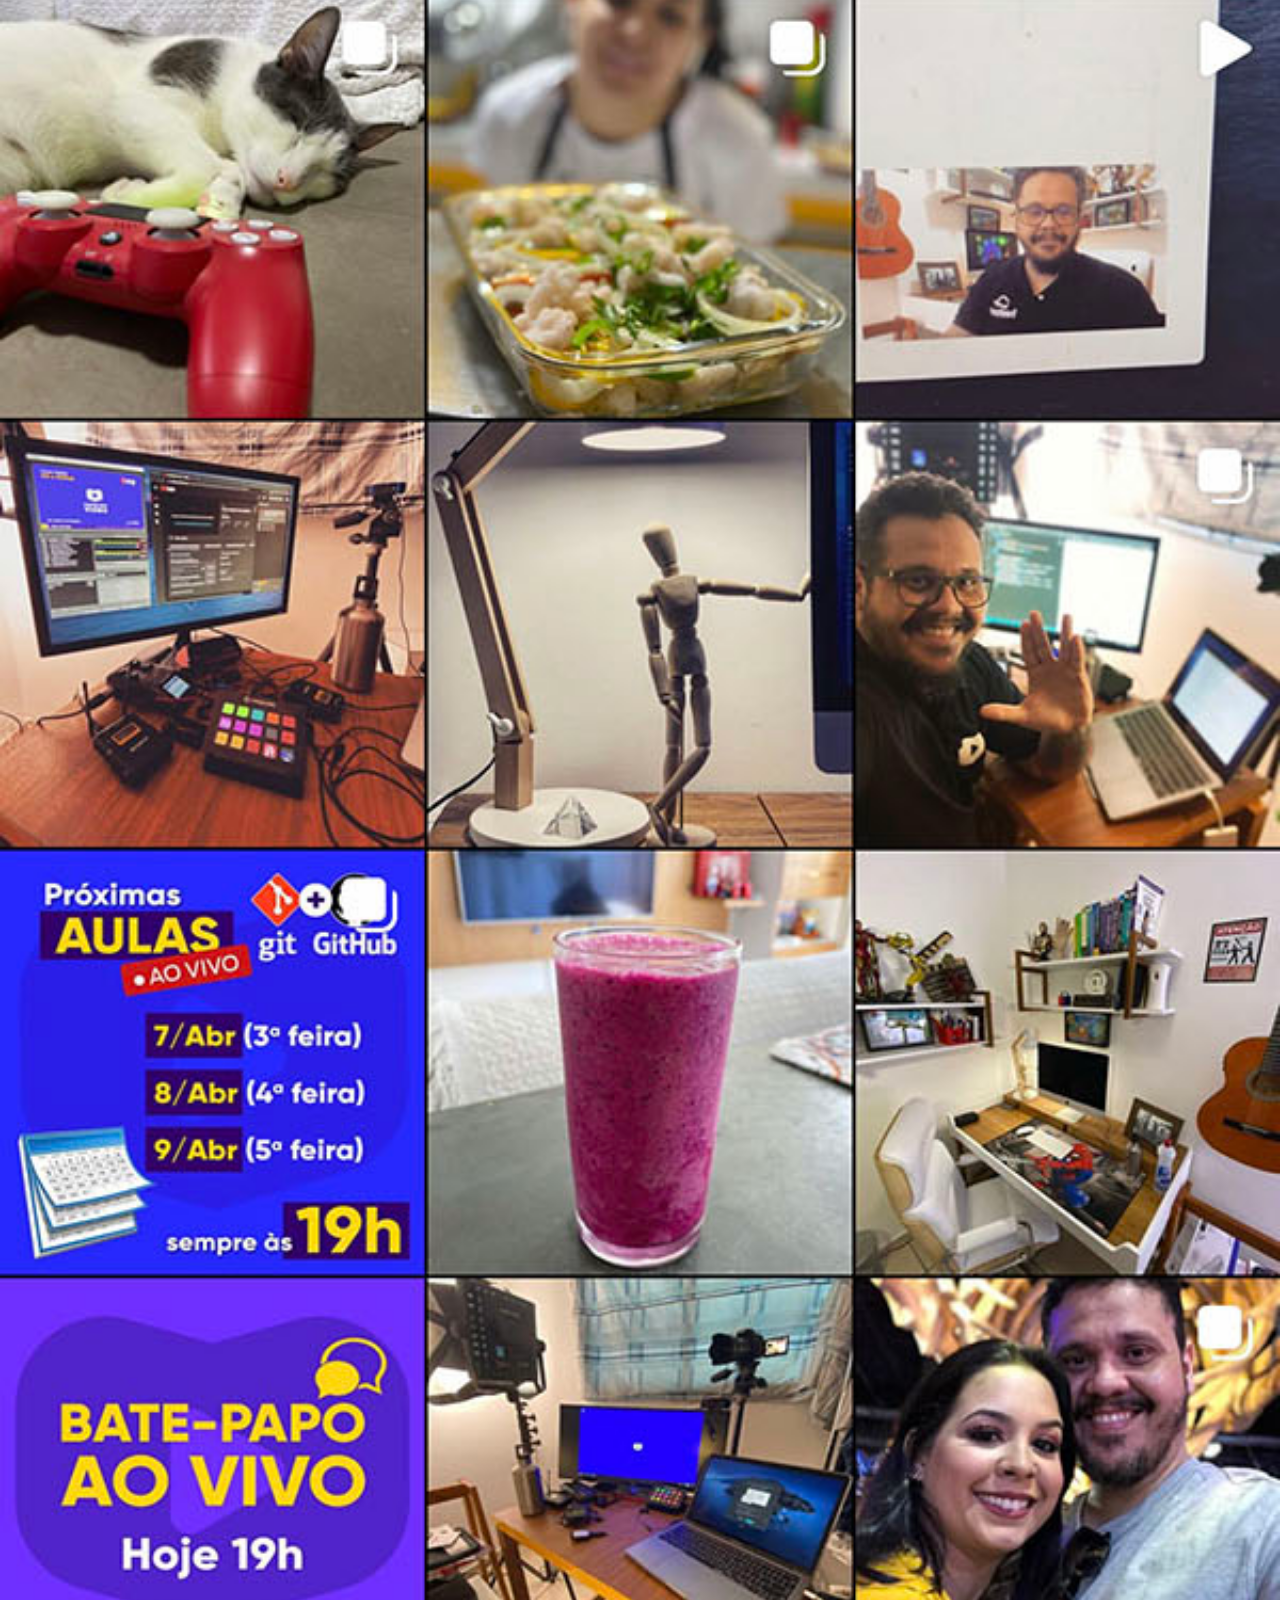
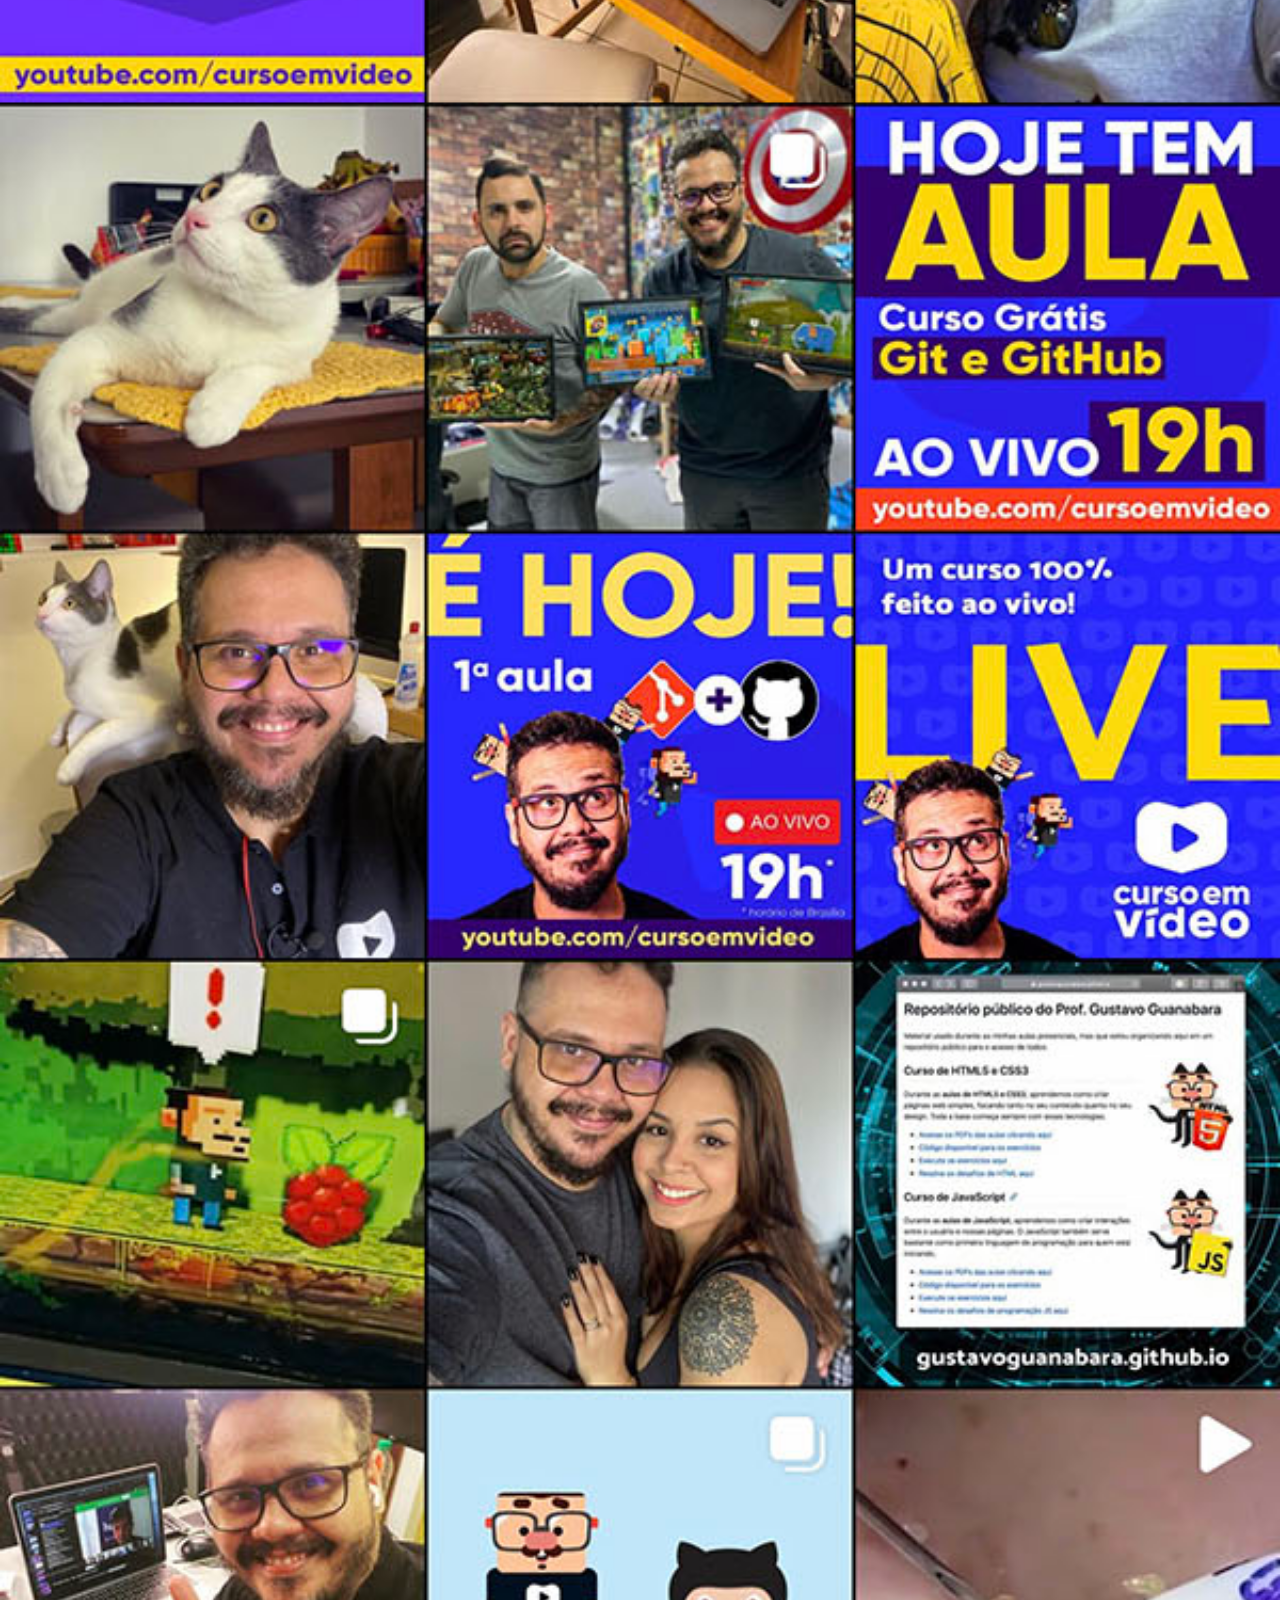
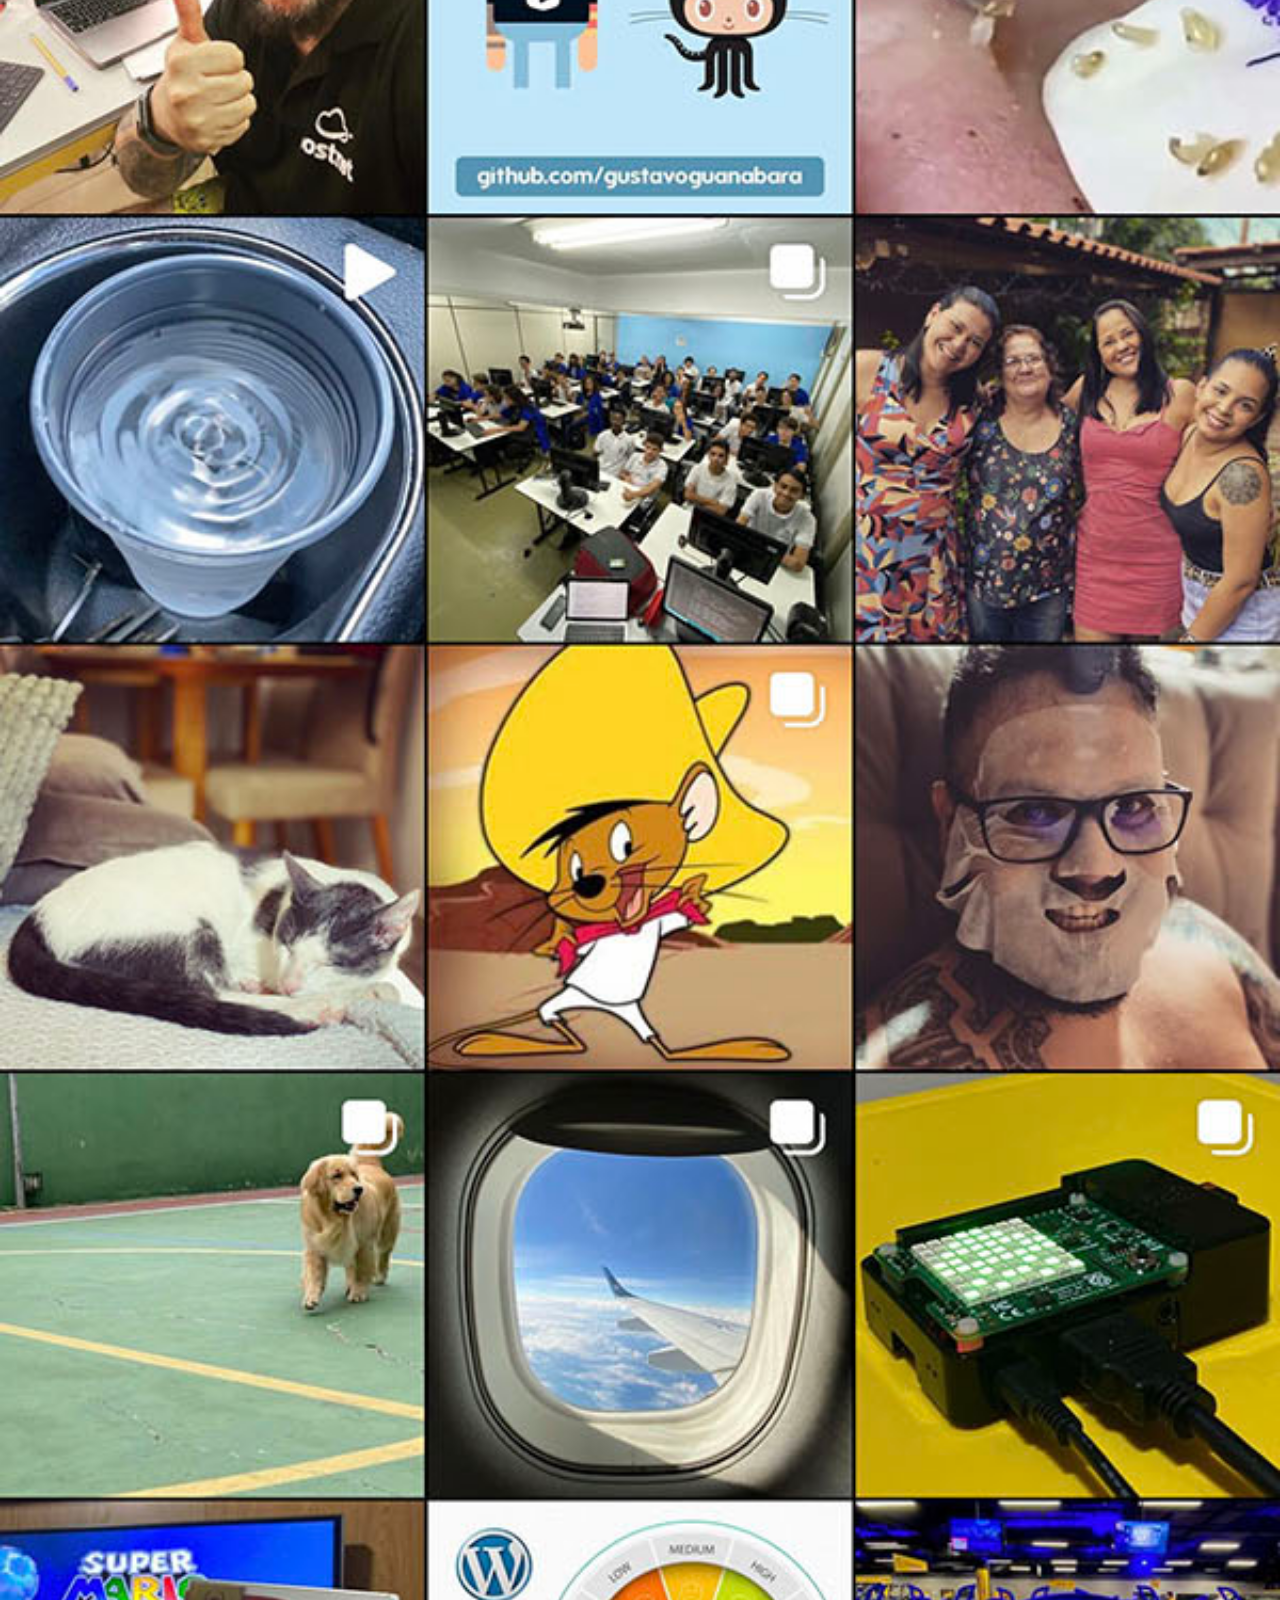
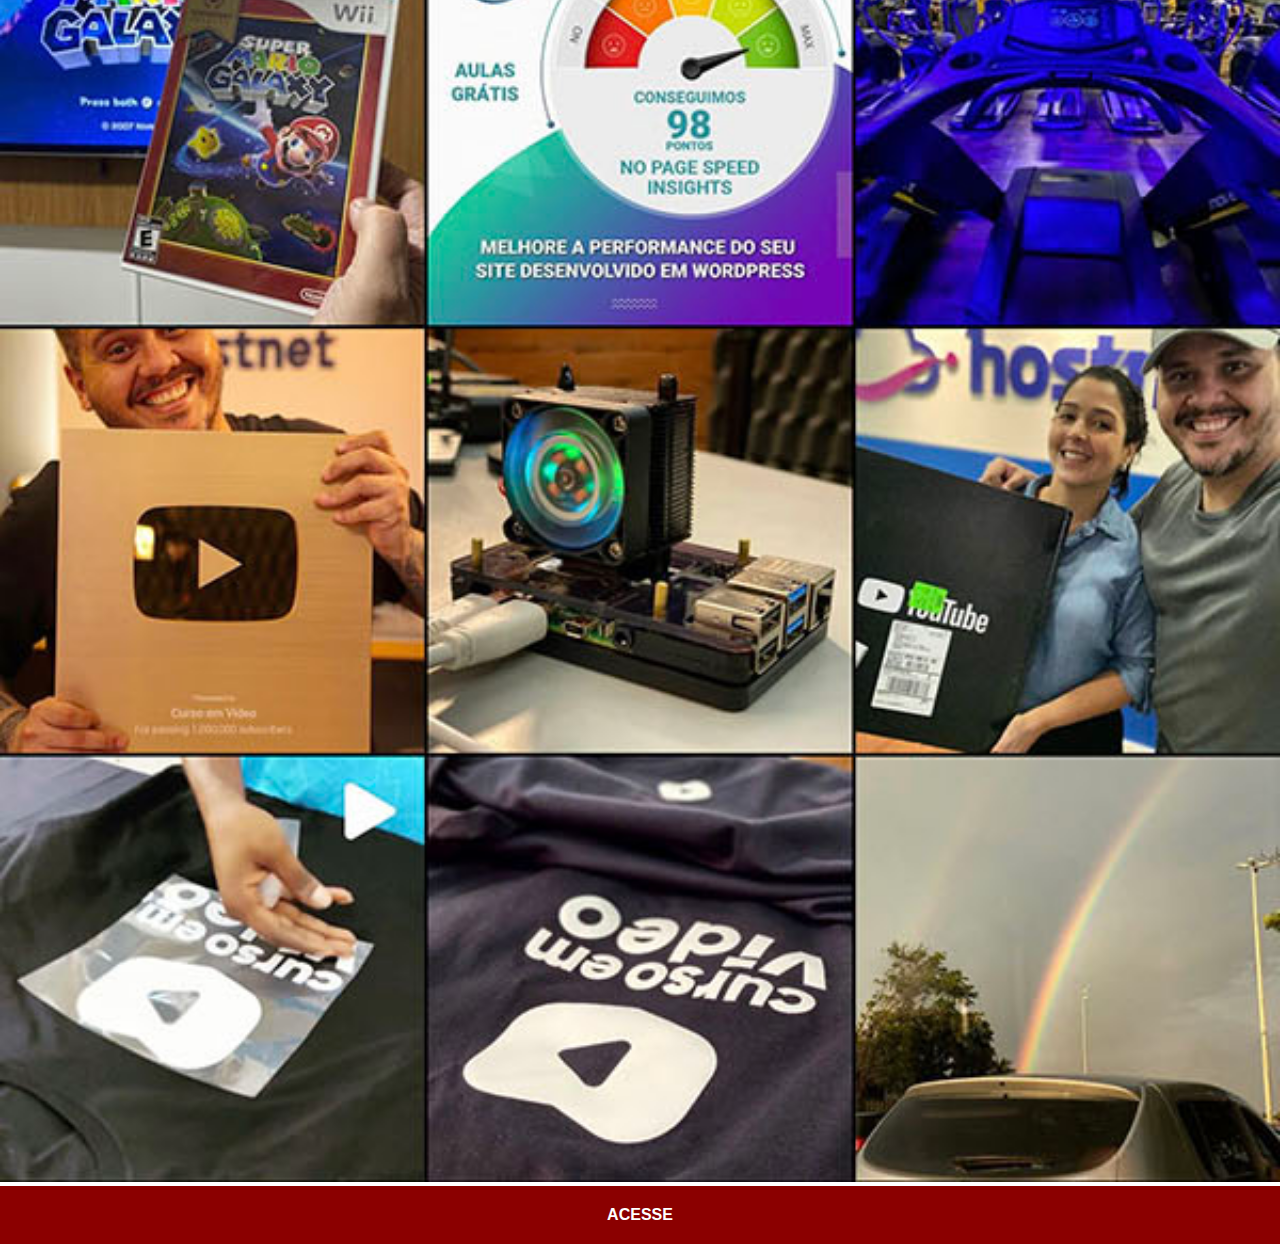
<file: instagram.html>
<!DOCTYPE html>
<html lang="pt-br">
<head>
    <meta charset="UTF-8">
    <meta name="viewport" content="width=device-width, initial-scale=1.0">
    <title>Instagram</title>
    <link rel="stylesheet" href="/estilo/social.css">
</head>
<body>
    <img src="imagens/tela-instagram.jpg" alt="Instagram">
    <a href="https://www.instagram.com/cursoemvideo?igsh=Z3VlMTVhNmhodGxi" target="_blank">ACESSE</a>
</body>
</html>
</file>
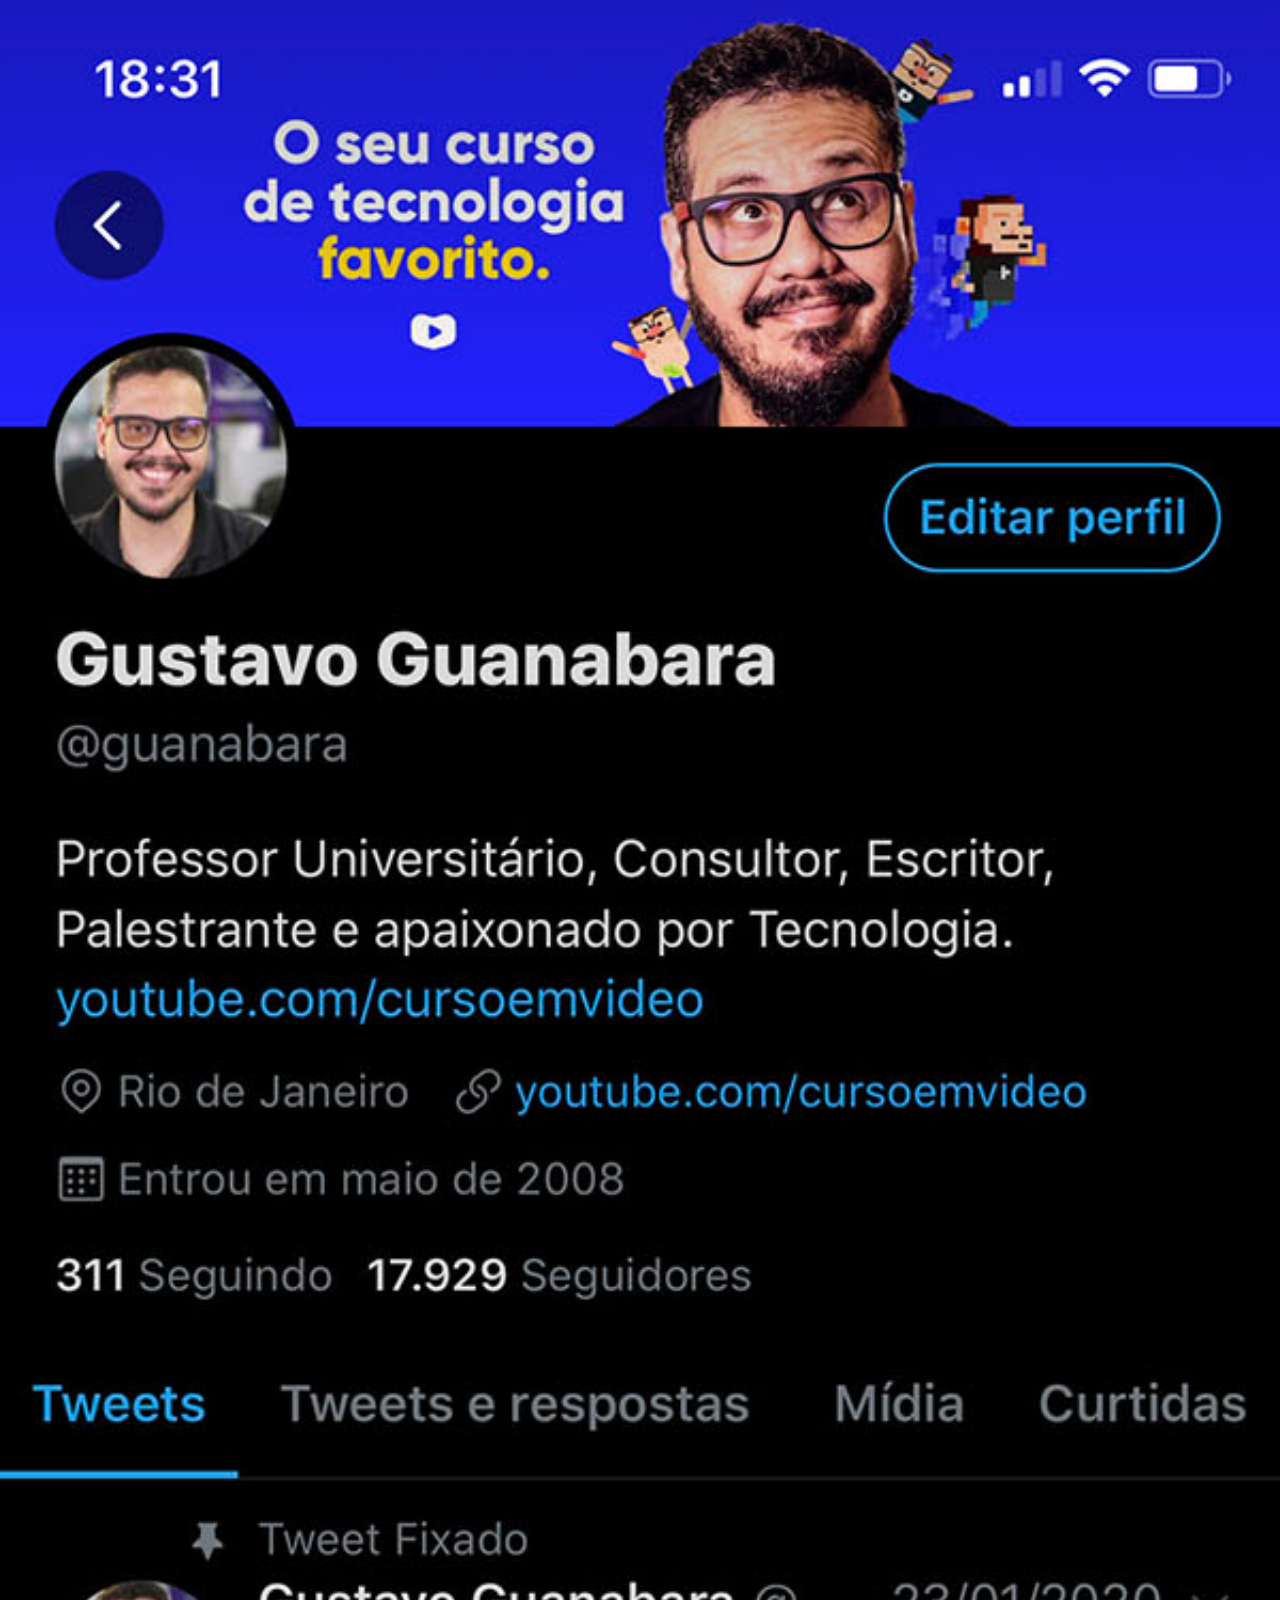
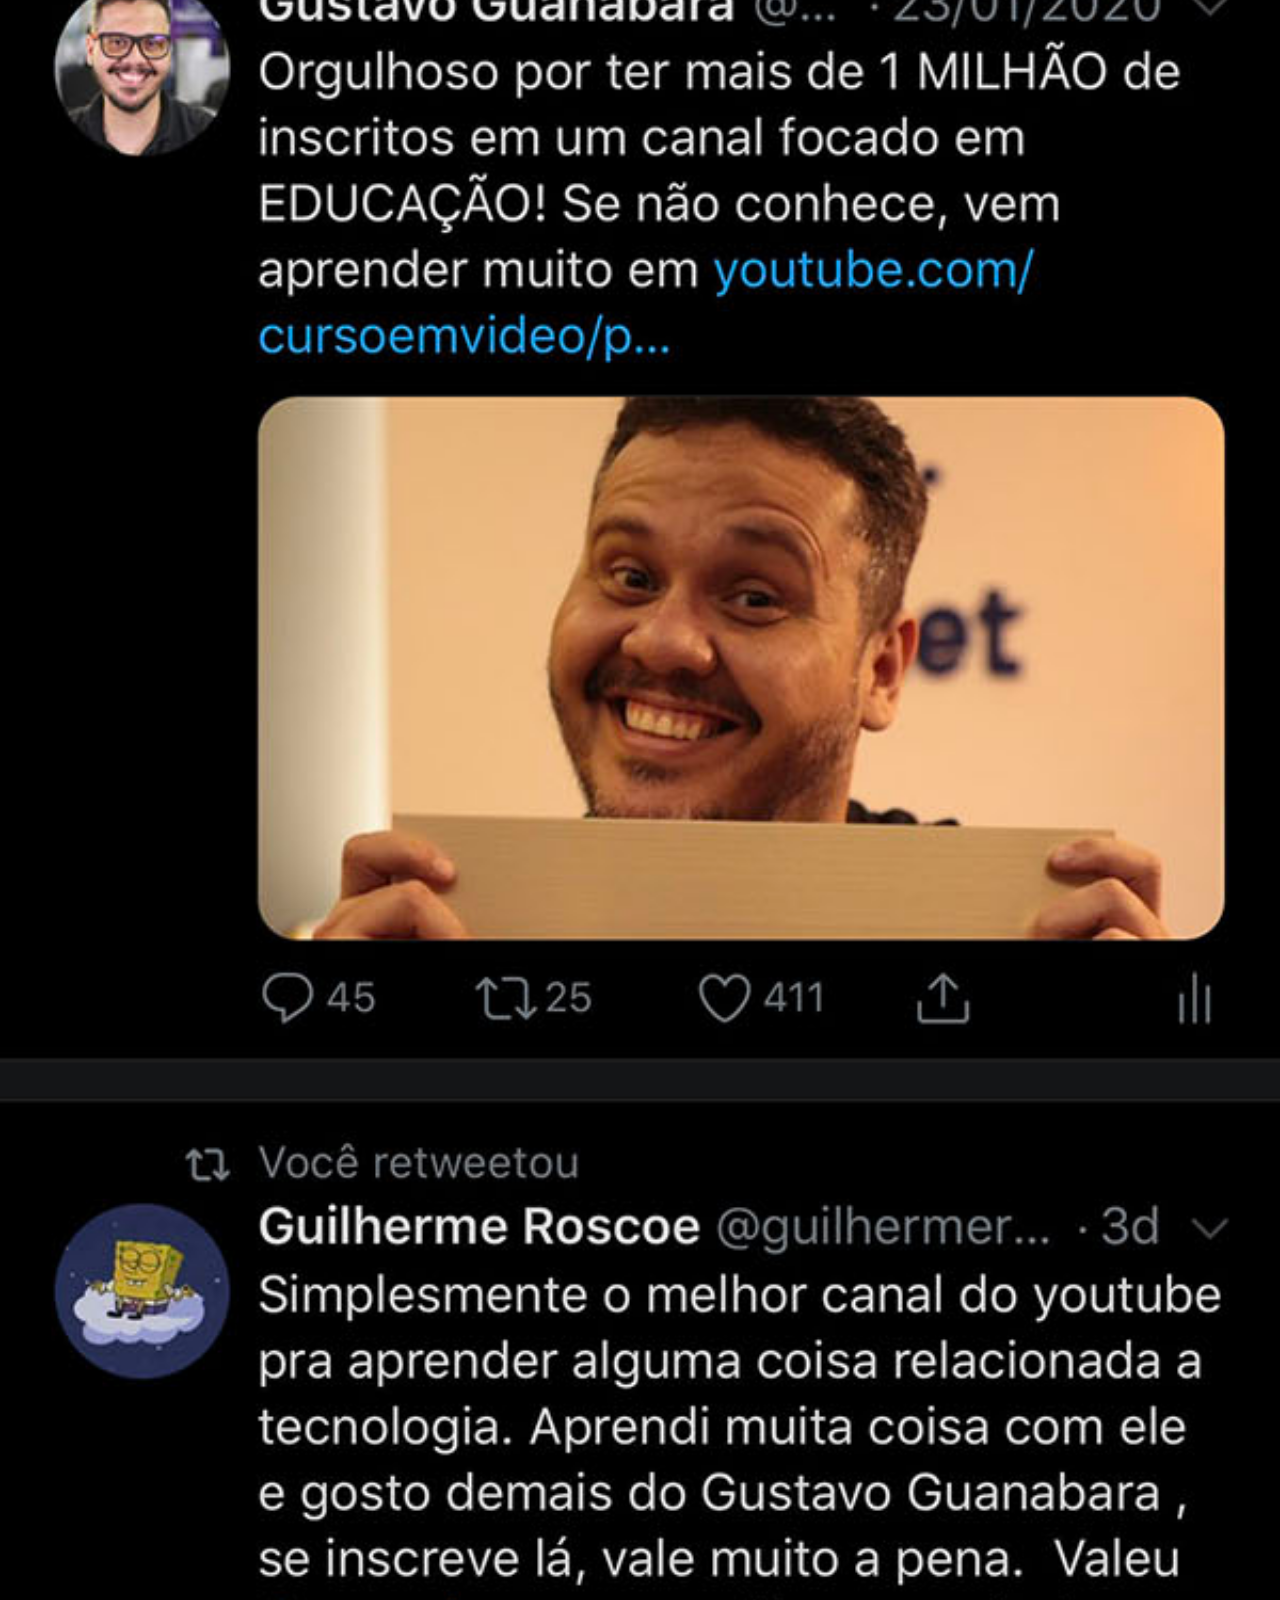
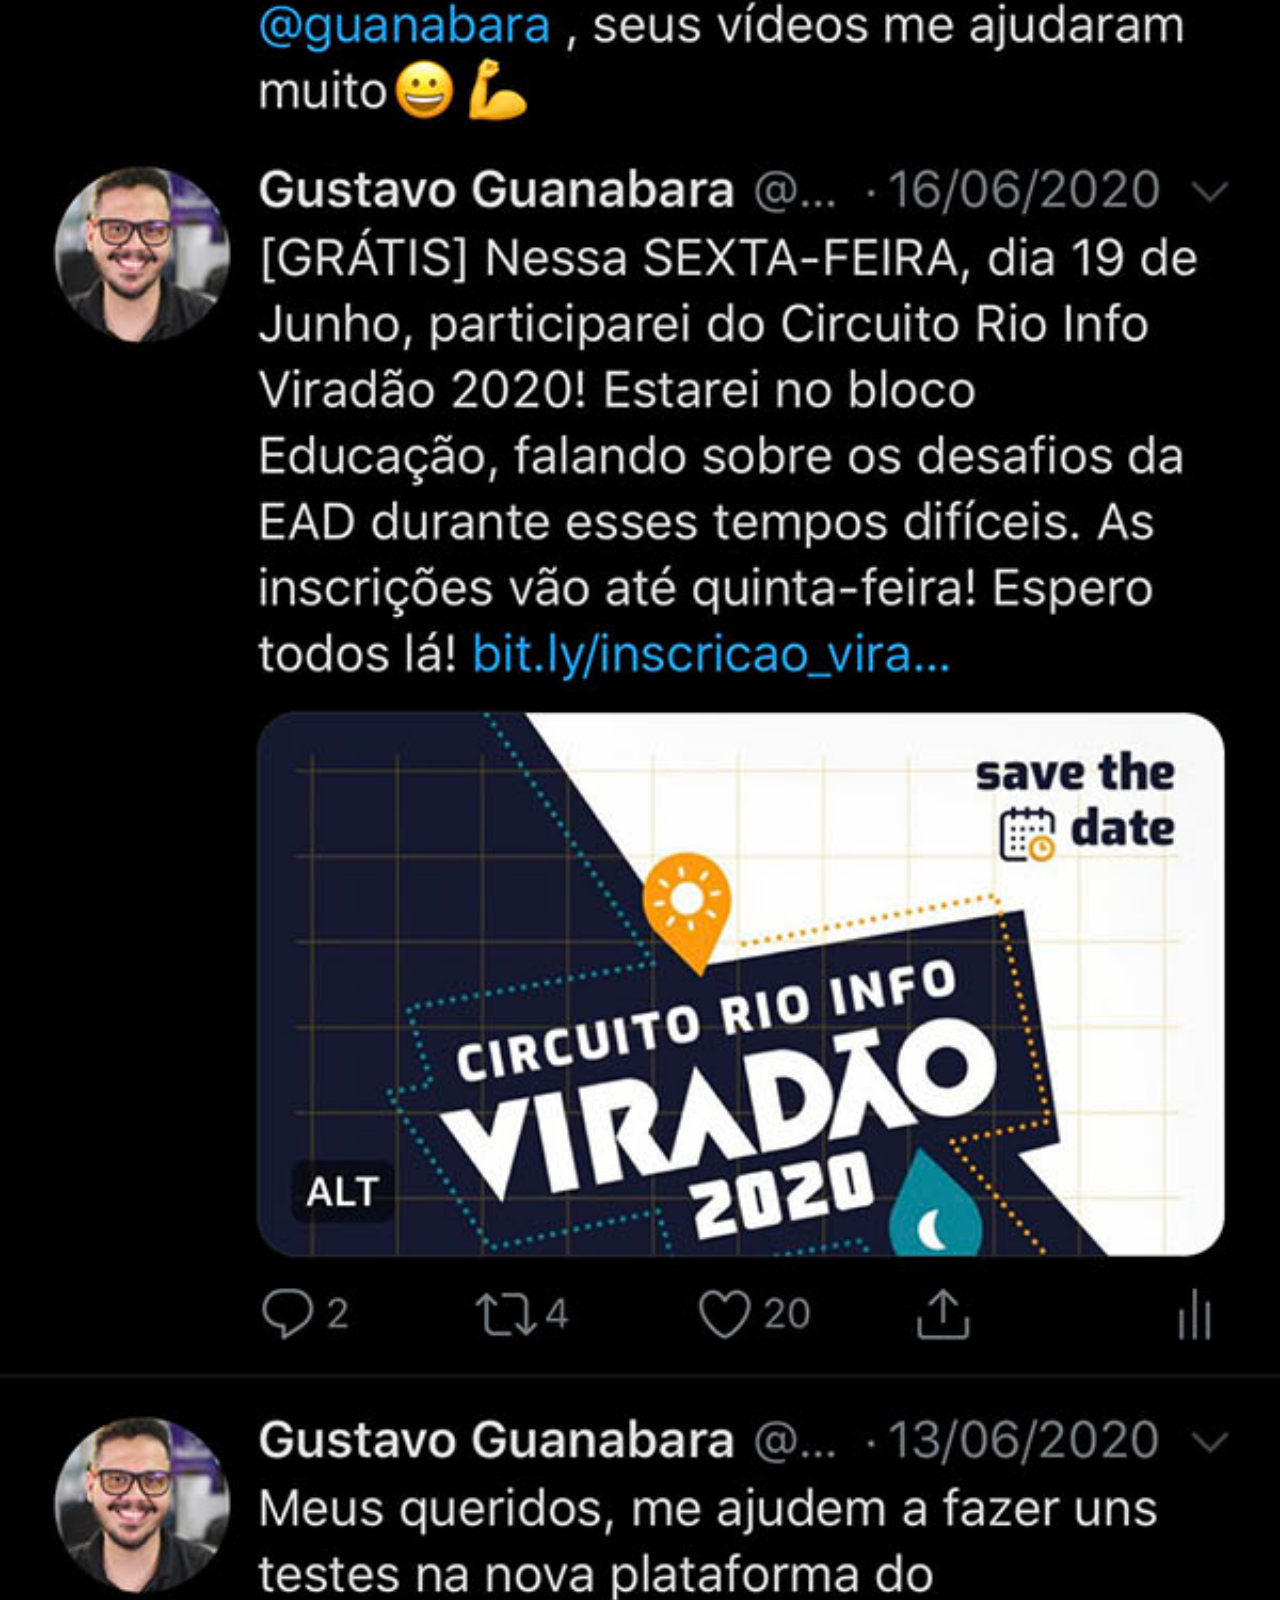
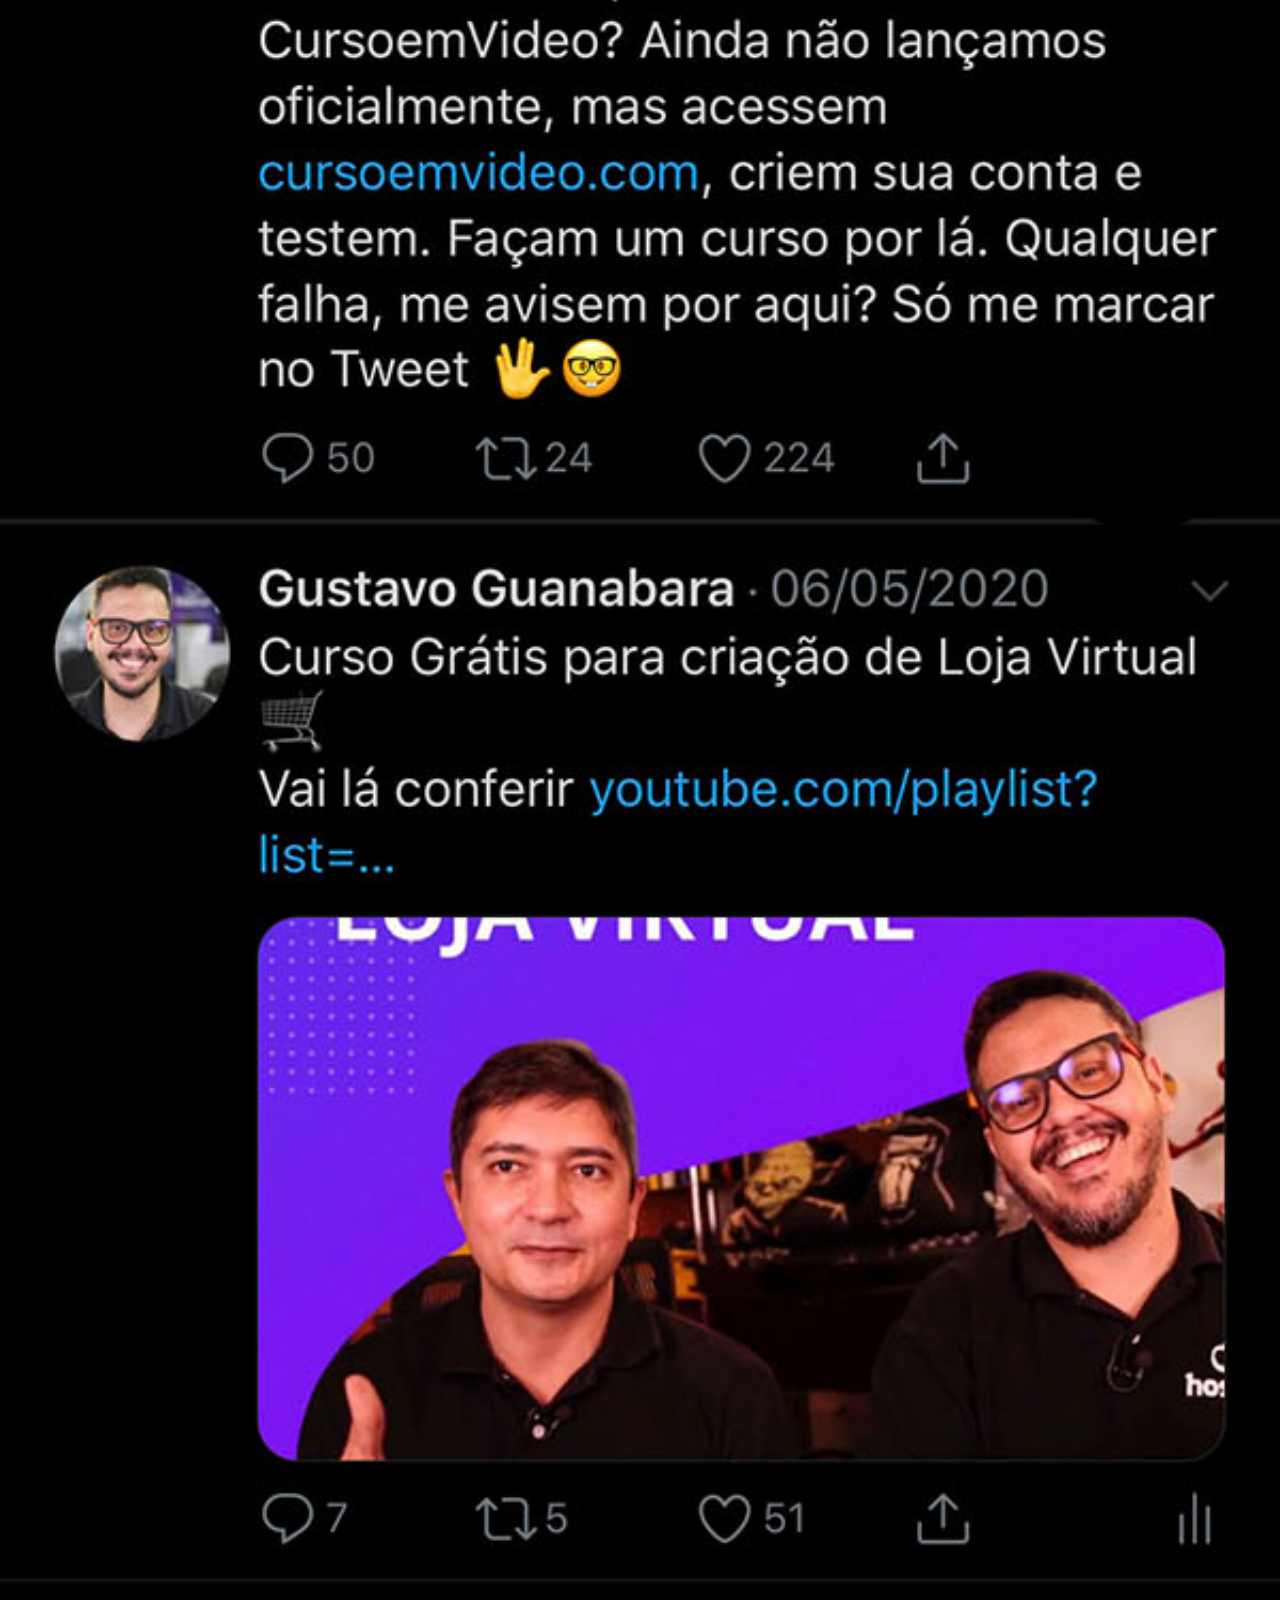
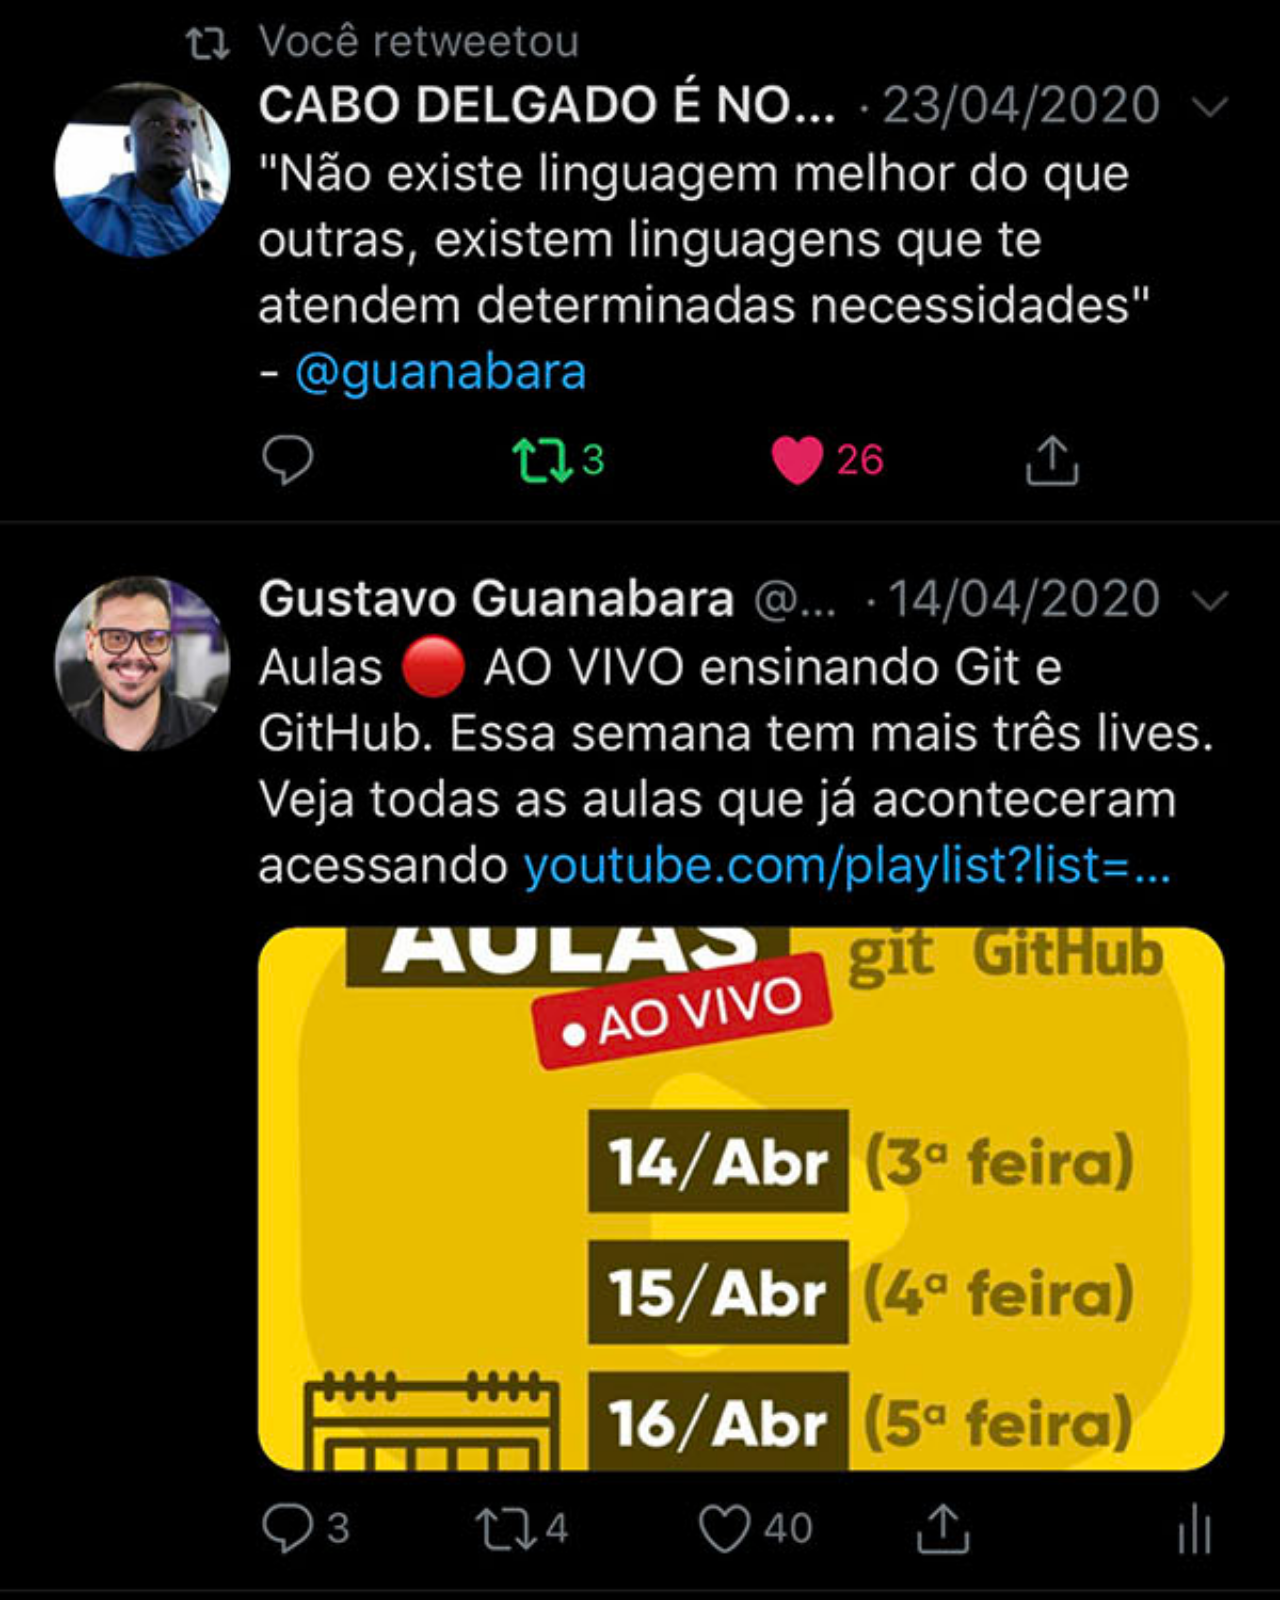
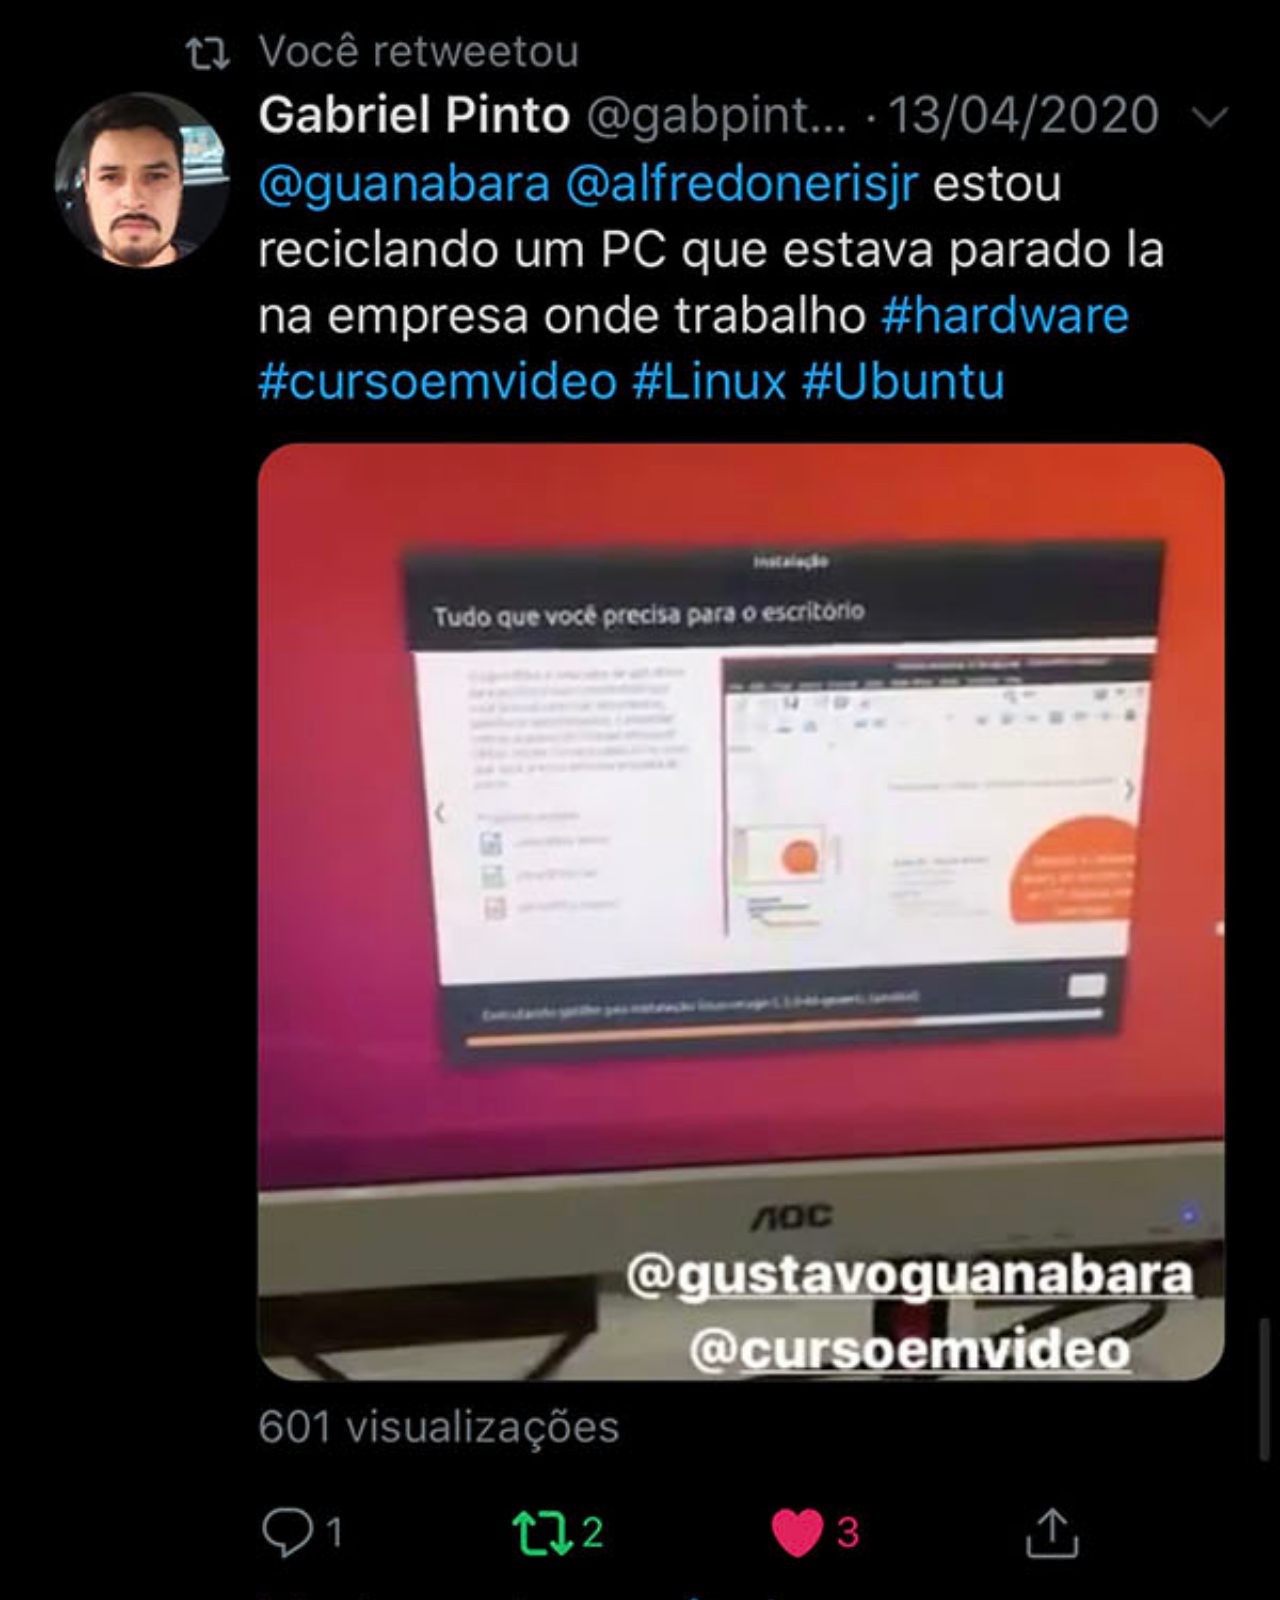
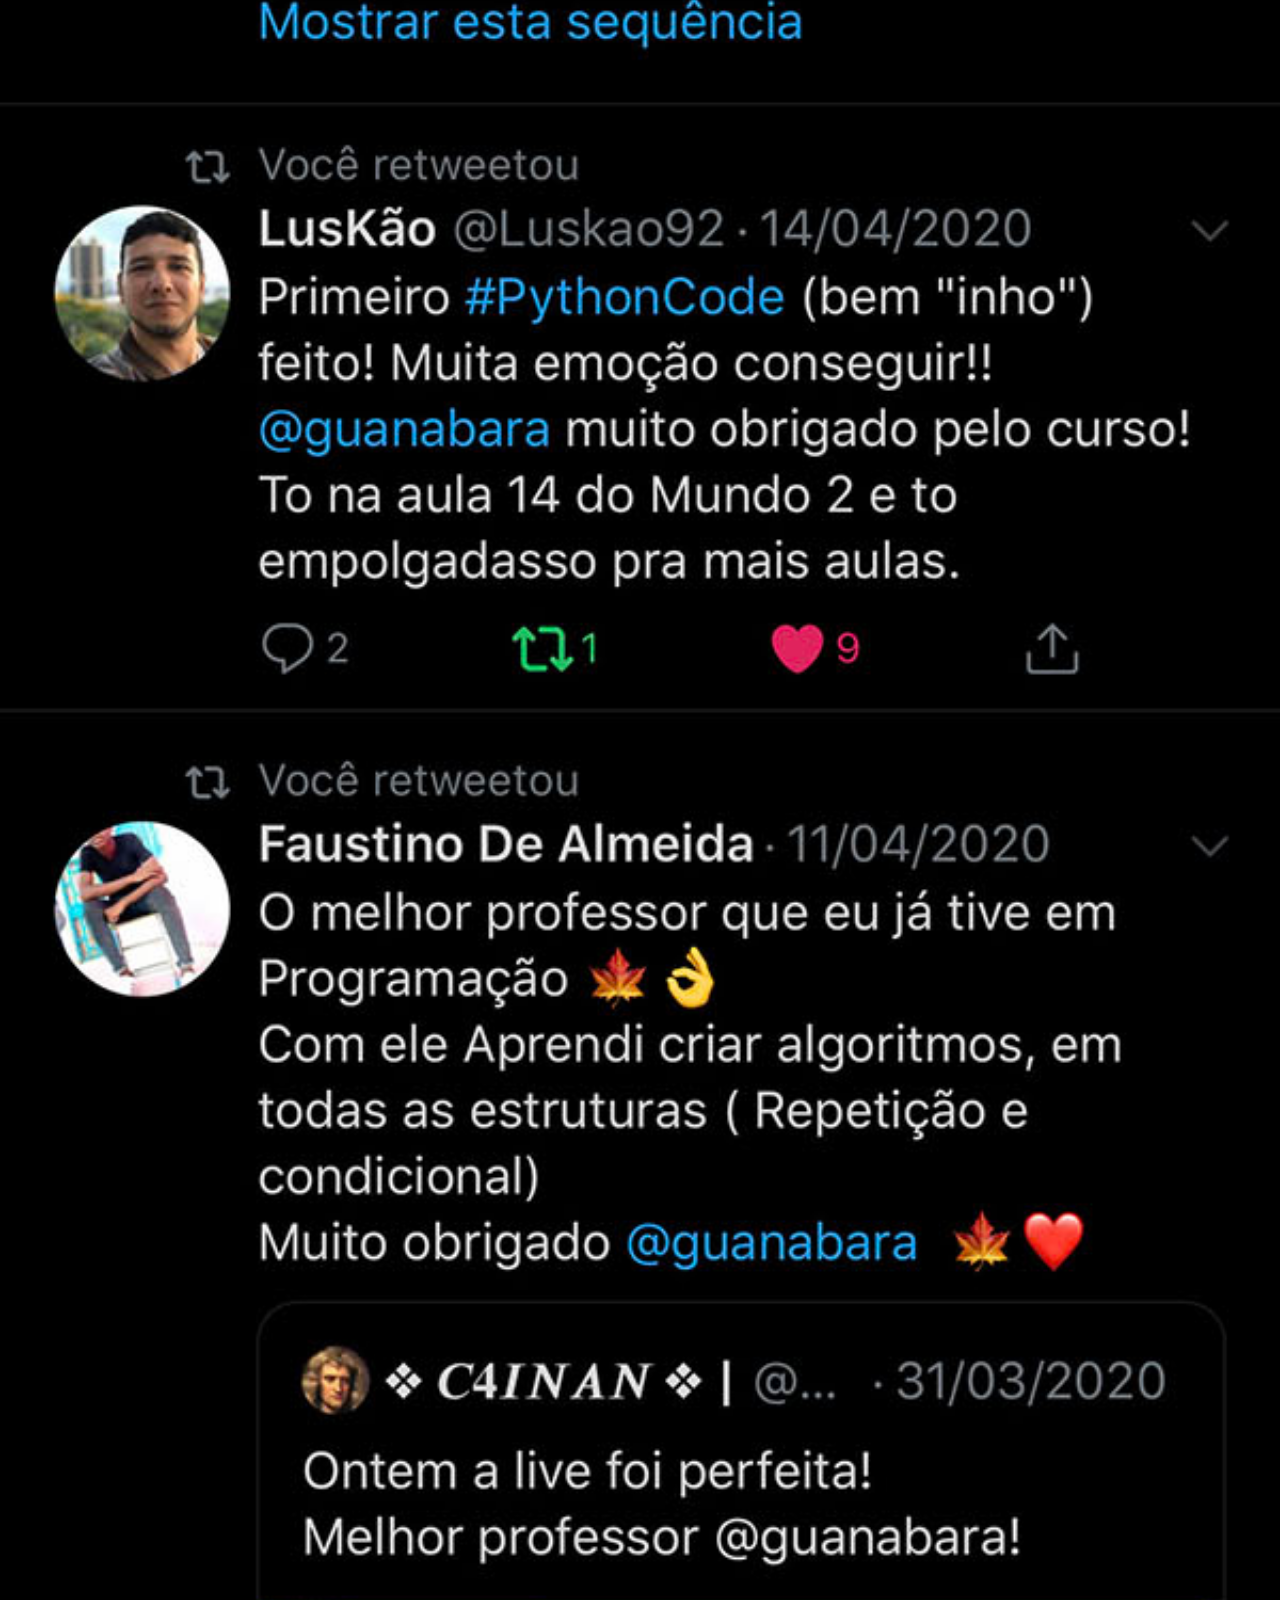
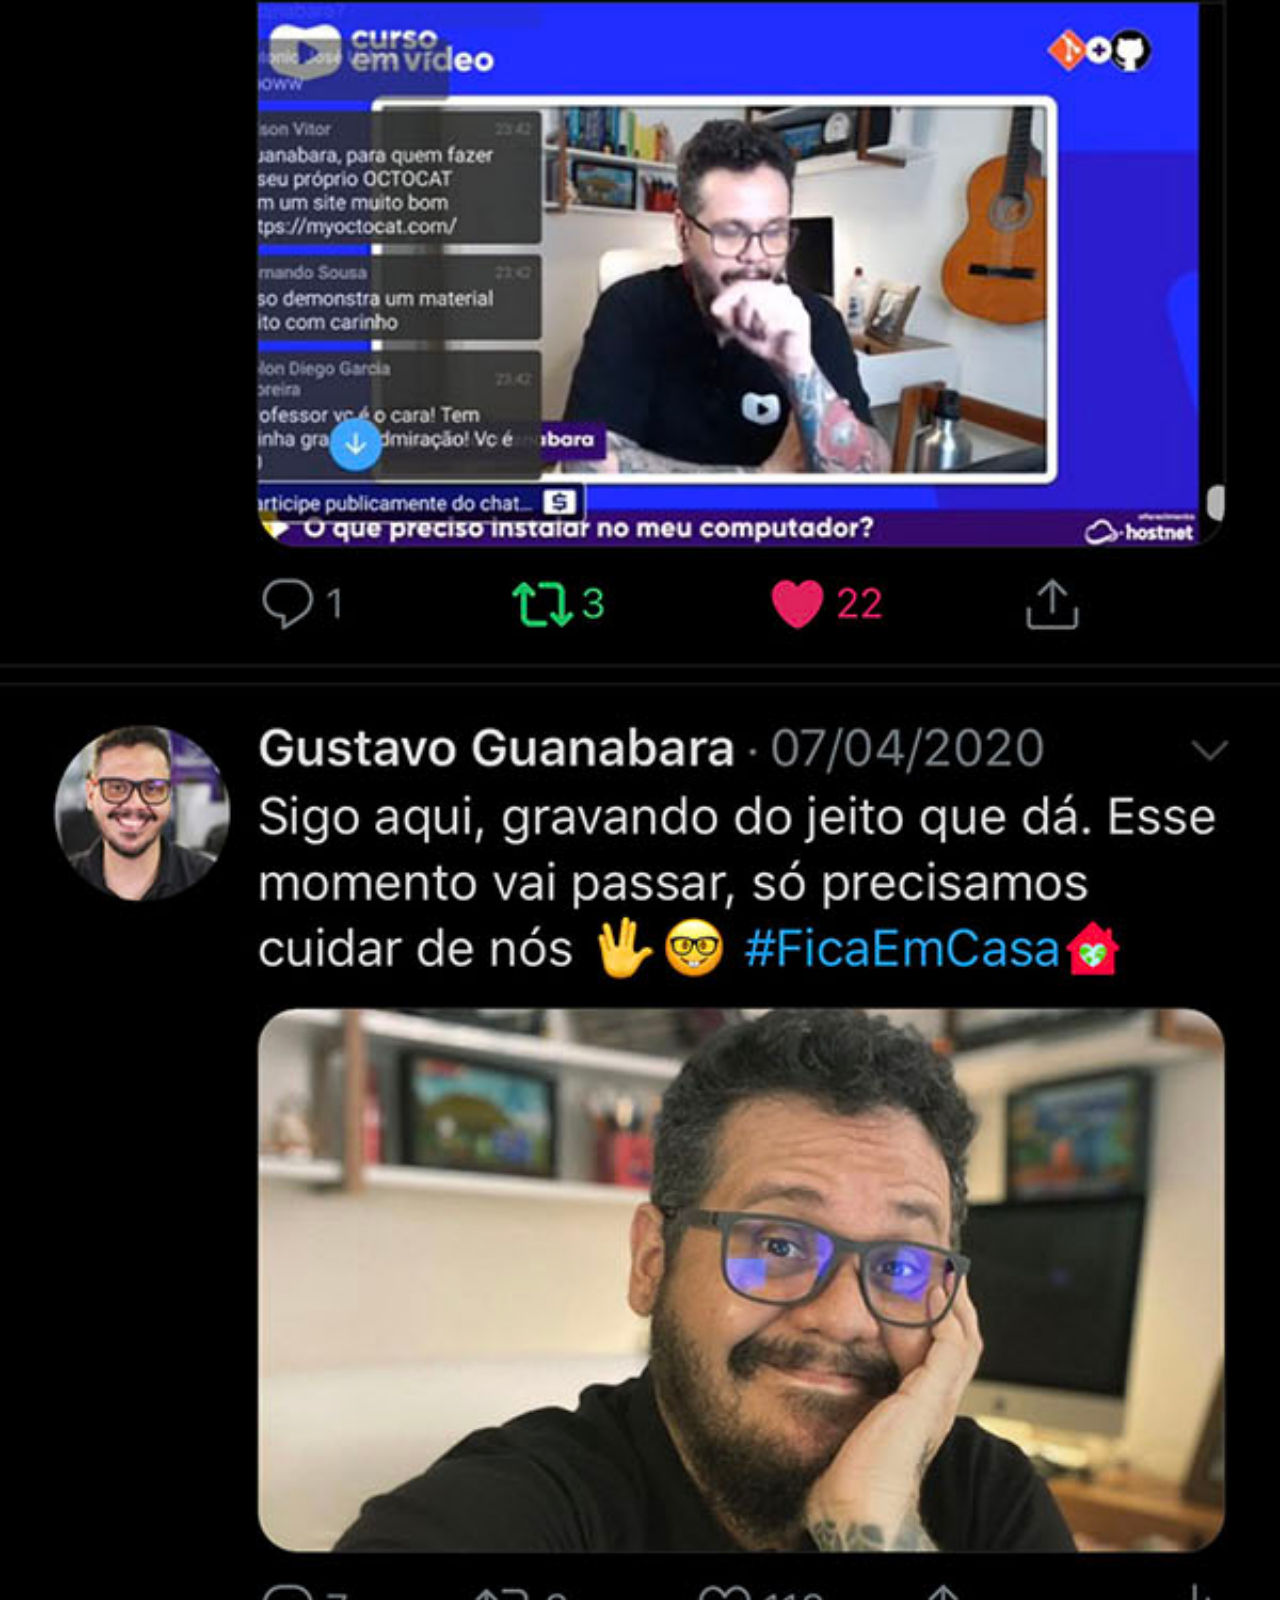
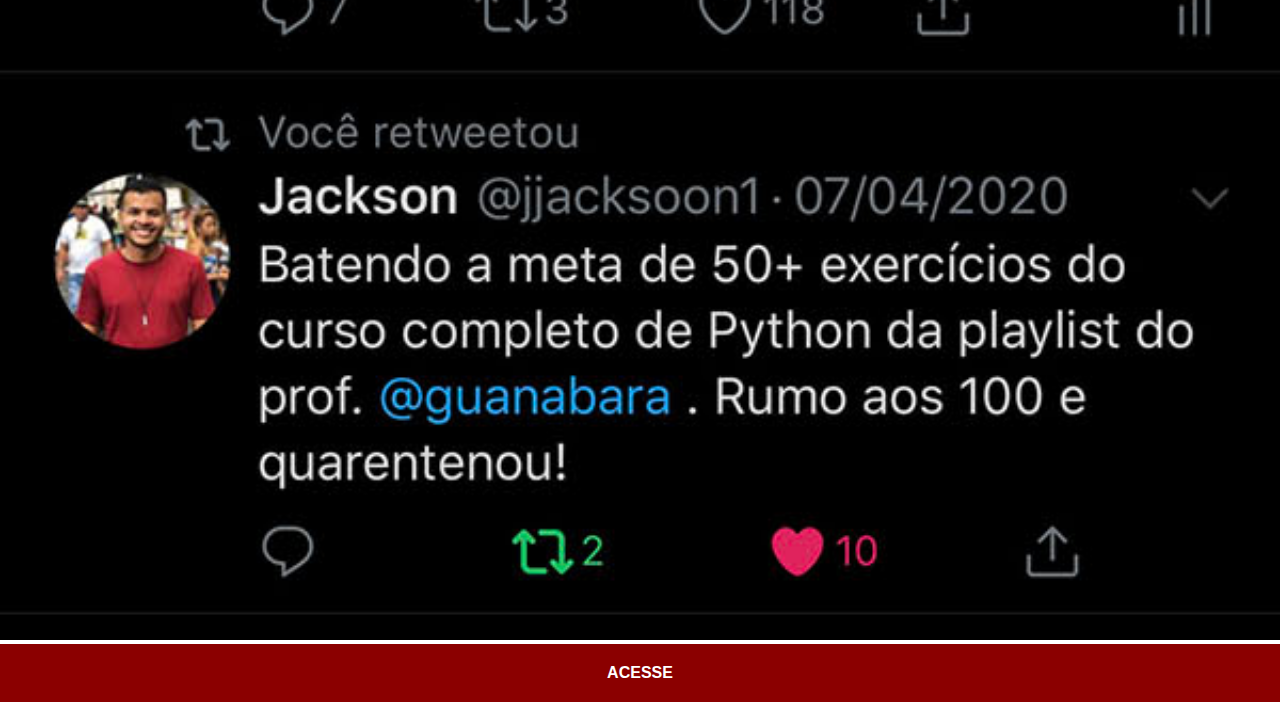
<file: twitter.html>
<!DOCTYPE html>
<html lang="pt-br">
<head>
    <meta charset="UTF-8">
    <meta name="viewport" content="width=device-width, initial-scale=1.0">
    <title>Twitter</title>
    <link rel="stylesheet" href="estilo/social.css">
</head>
<body>
    <img src="imagens/tela-twitter.jpg" alt="Twitter">
    <a href="https://x.com/guanabara?s=09" target="_blank">ACESSE</a>
    
</body>
</html>
</file>
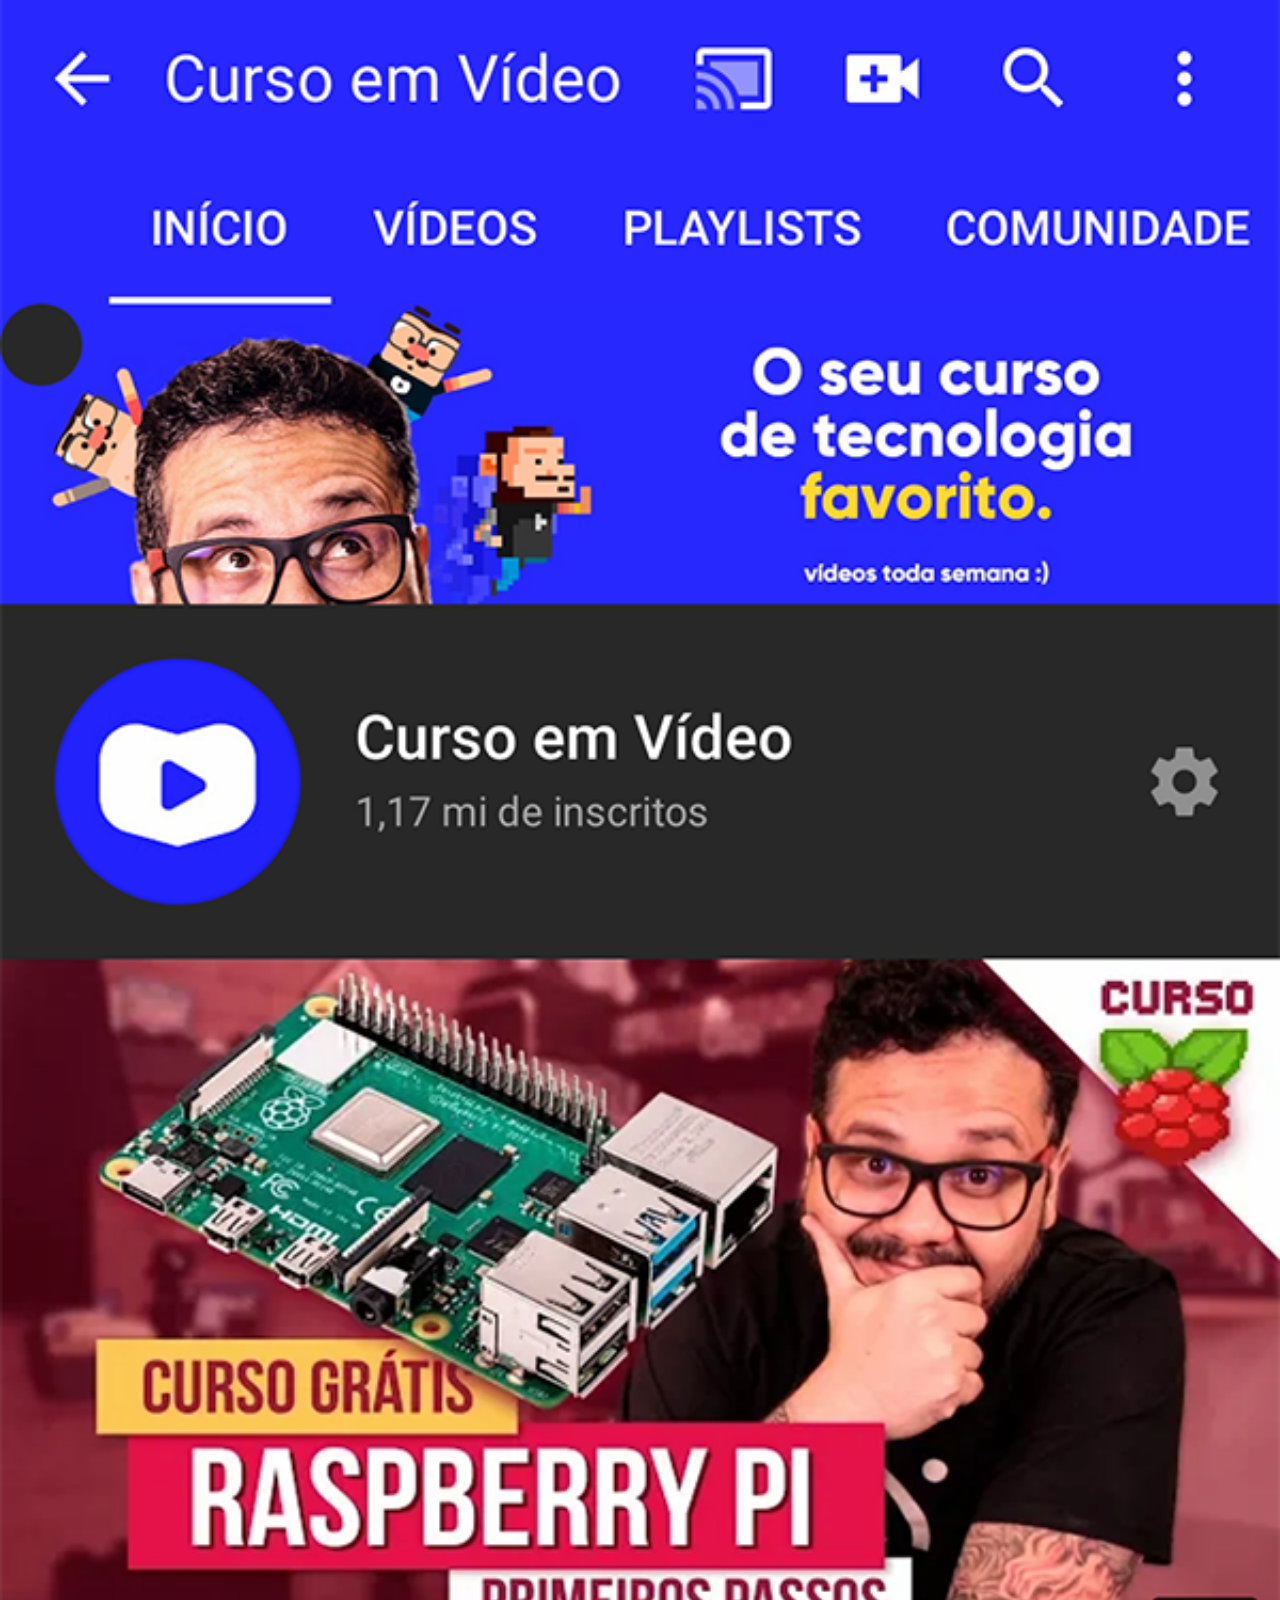
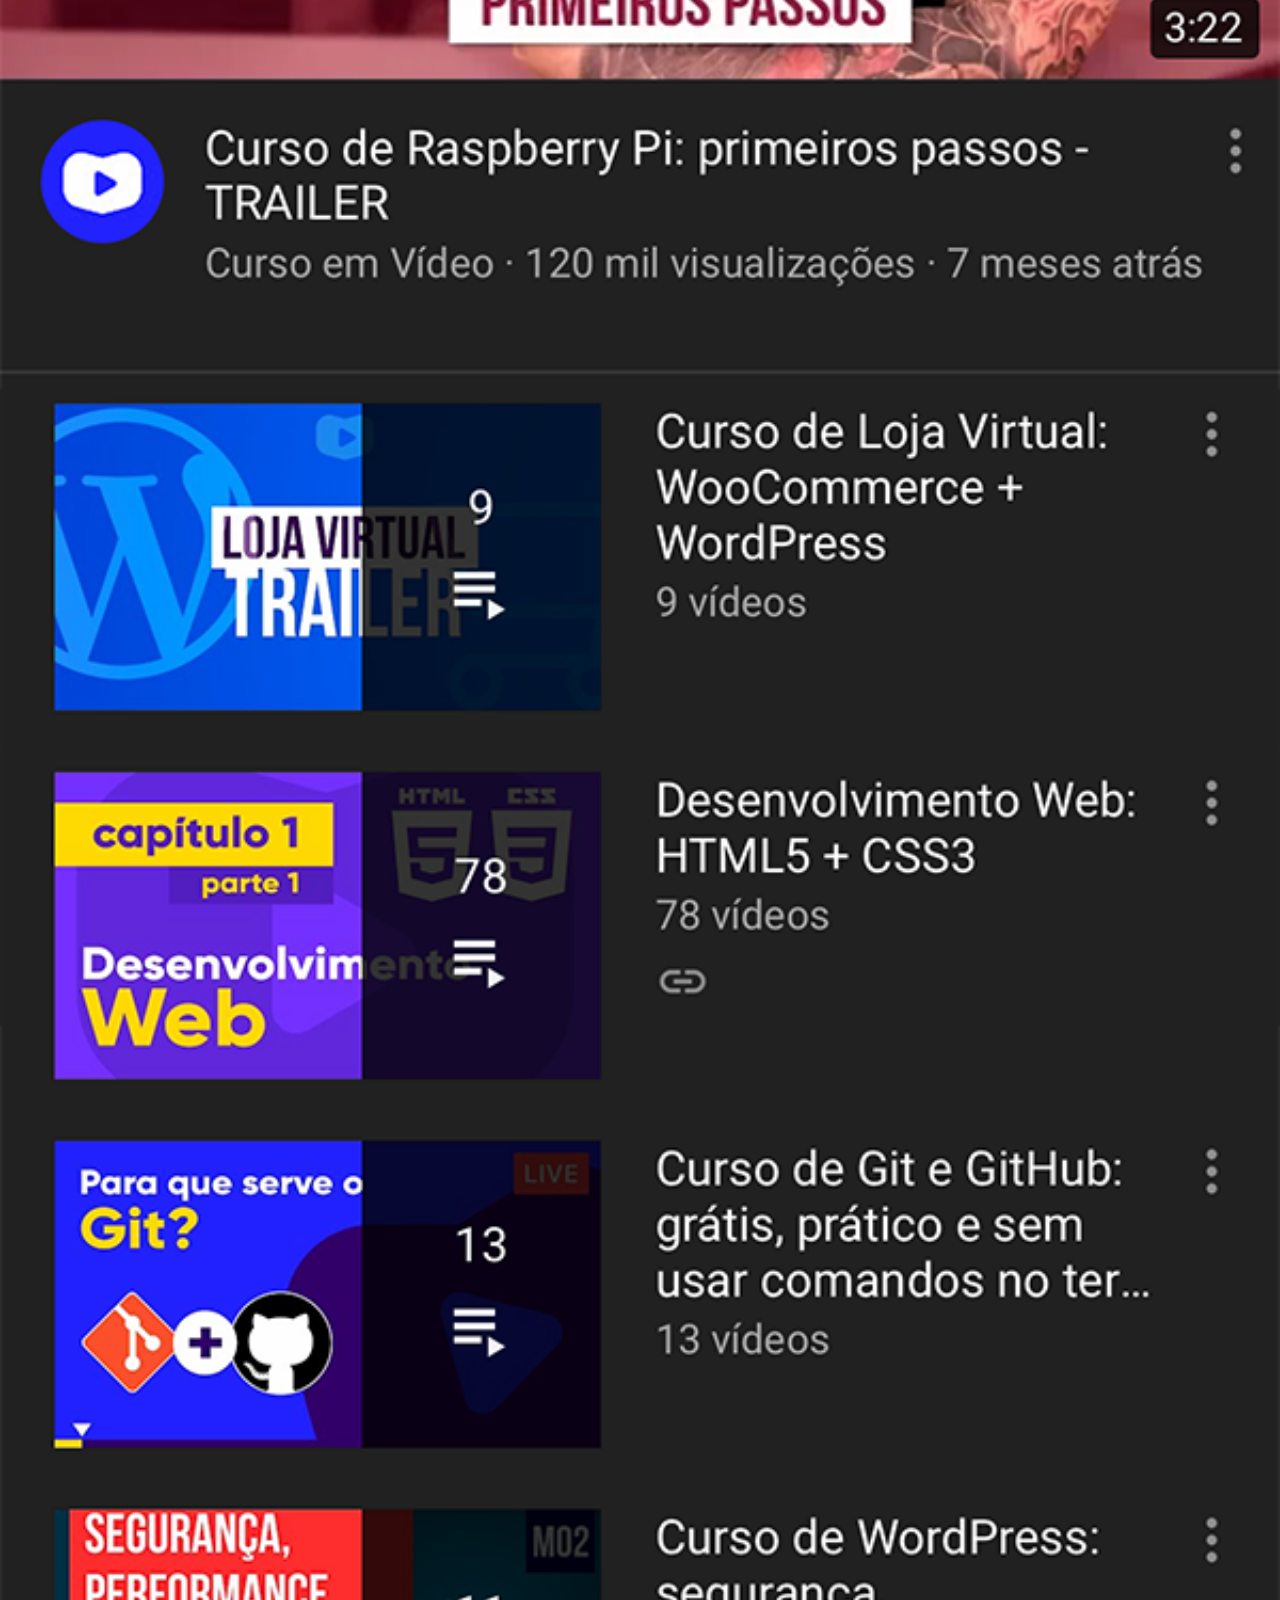
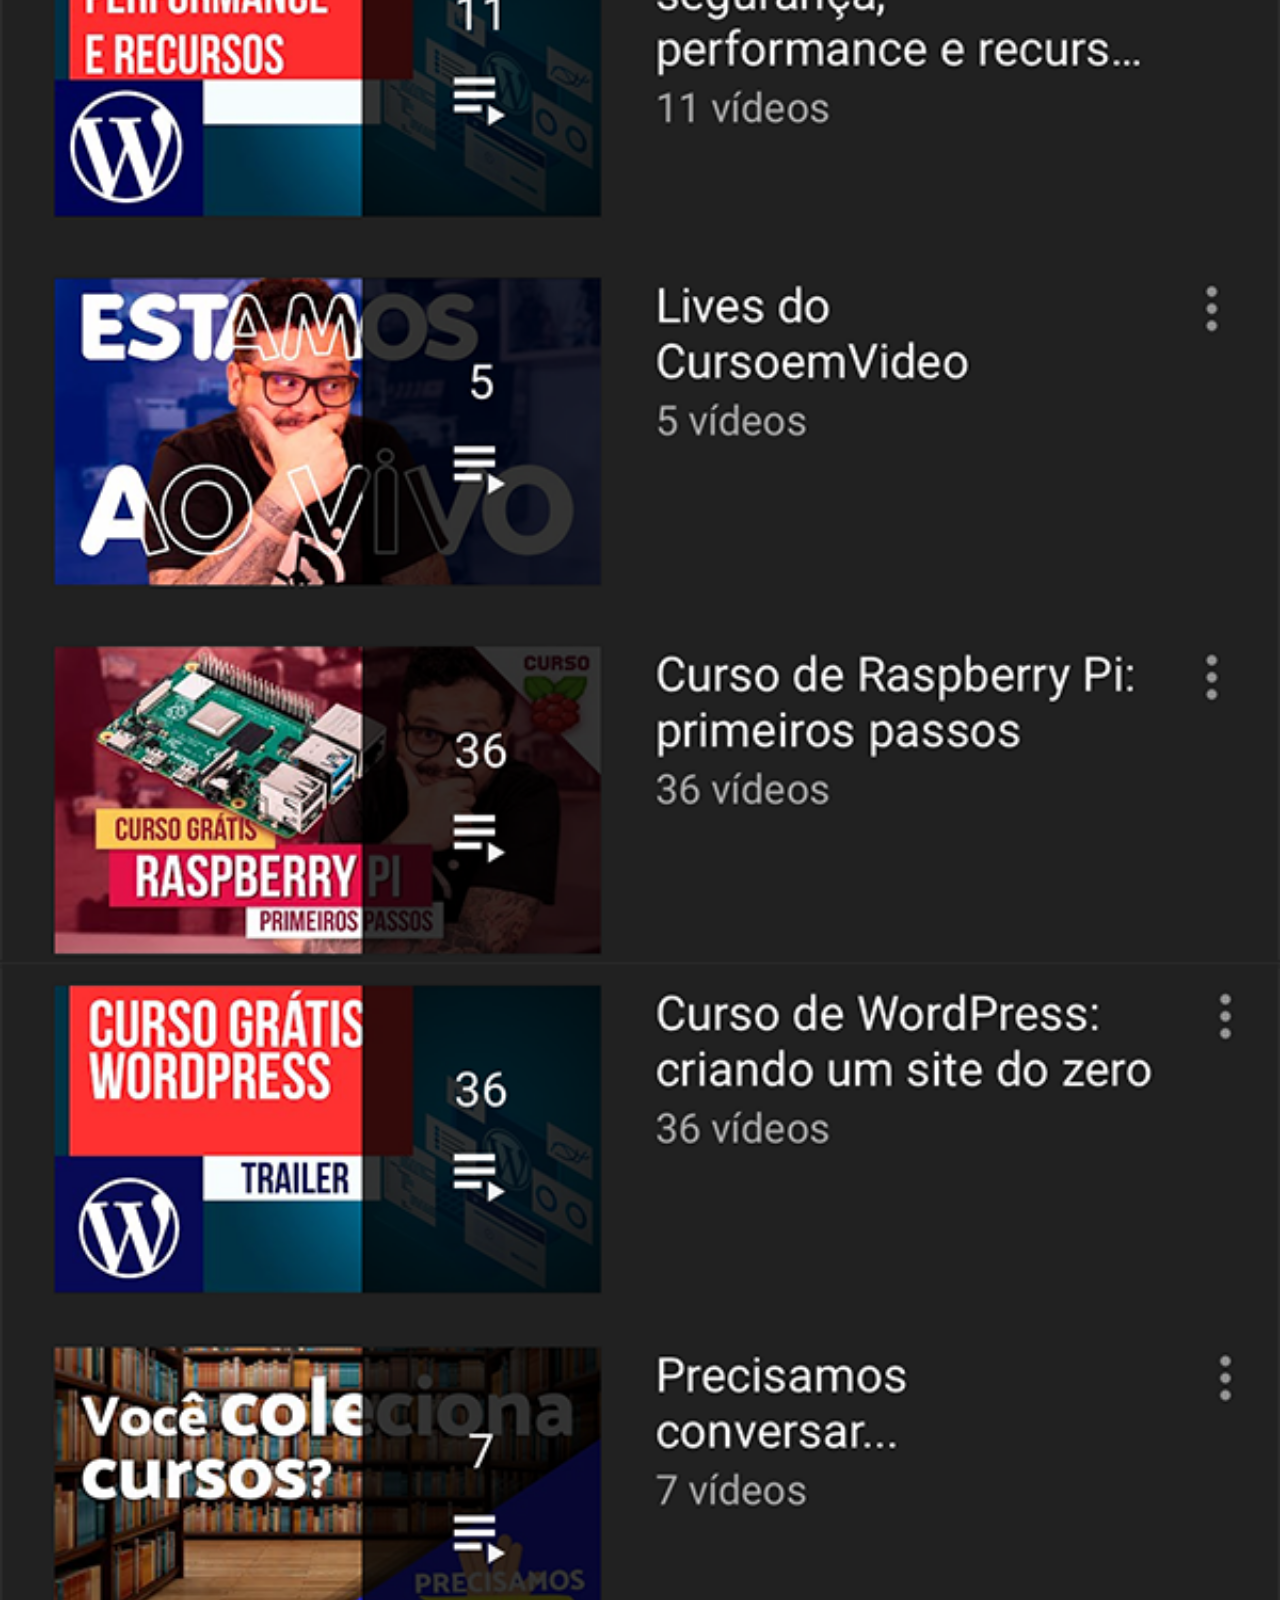
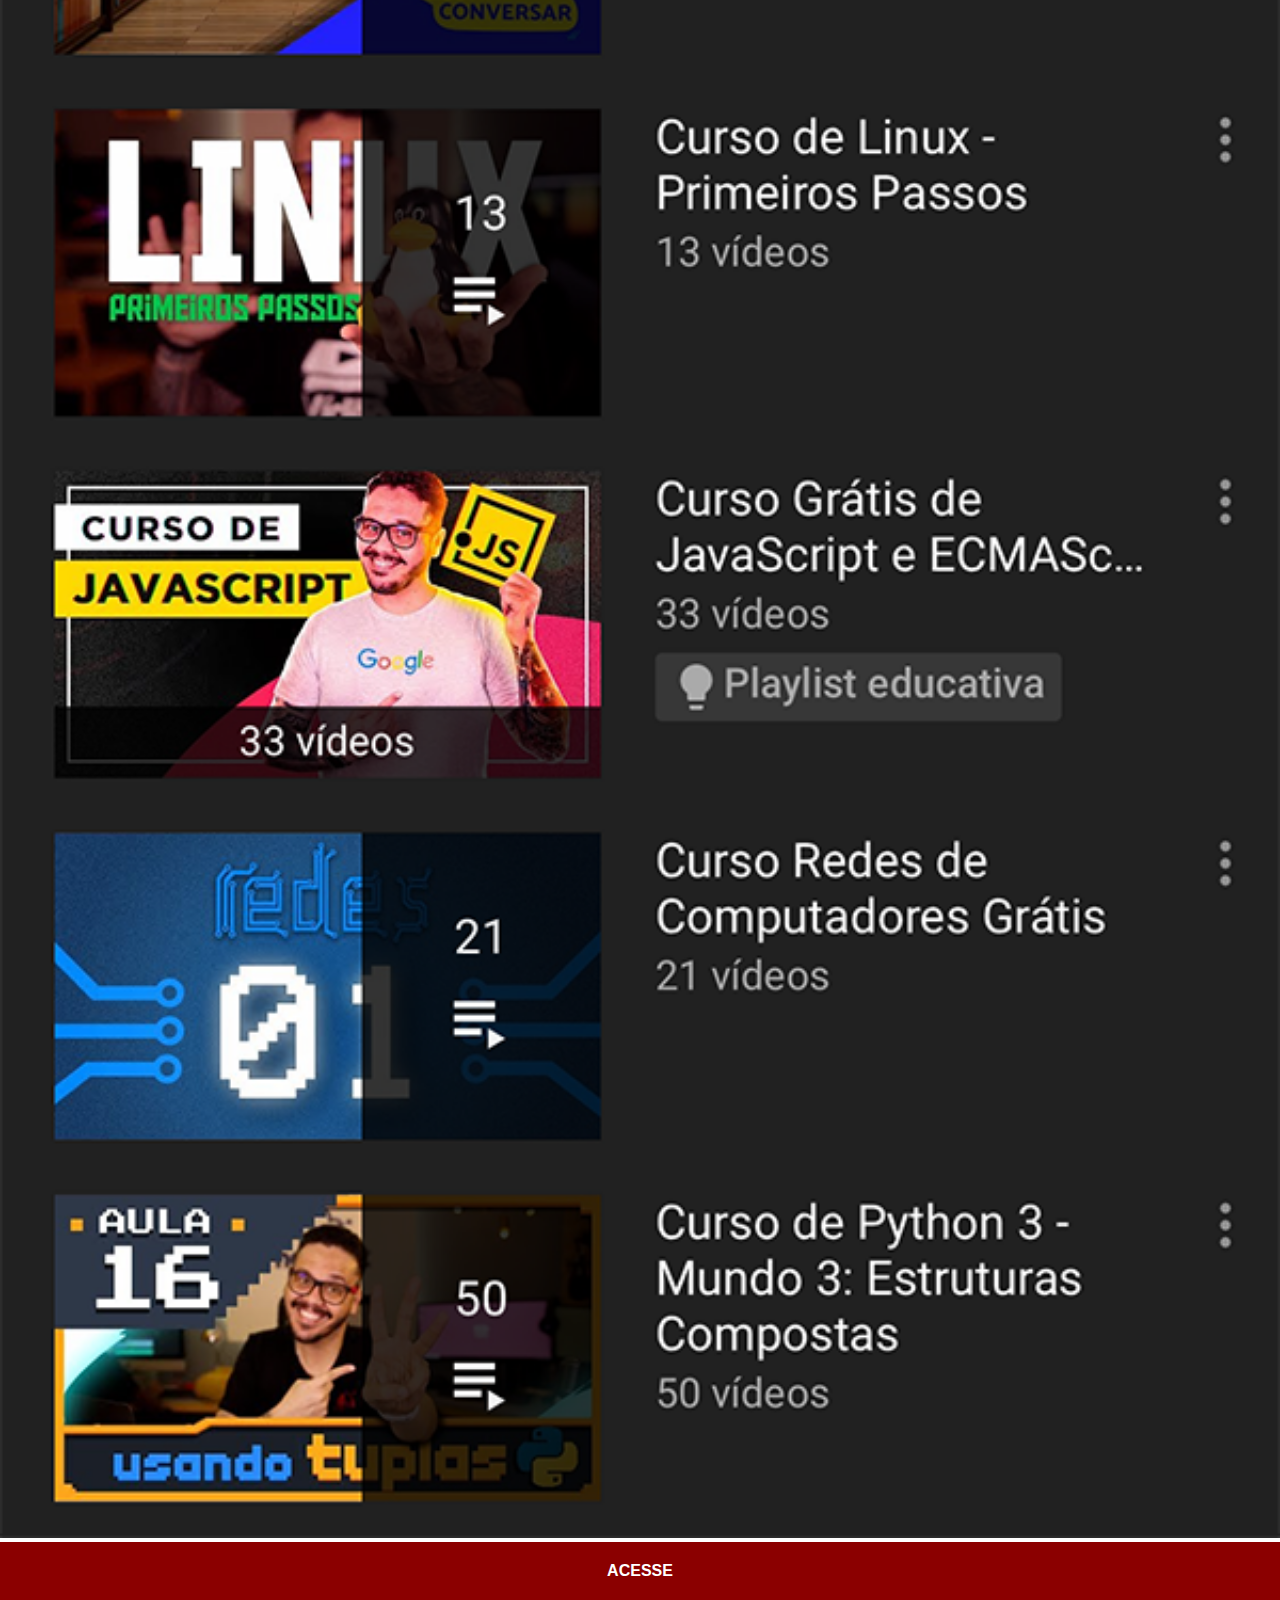
<file: youtube.html>
<!DOCTYPE html>
<html lang="pt-br">
<head>
    <meta charset="UTF-8">
    <meta name="viewport" content="width=device-width, initial-scale=1.0">
    <title>Youtube</title>
    <link rel="stylesheet" href="estilo/social.css">
</head>
<body>
    <img src="imagens/tela-youtube.png" alt="Youtube">
    <a href="https://www.youtube.com/c/CursoemV%C3%ADdeo" target="_blank">ACESSE</a>
</body>
</html>
</file>
<file: estilo/style.css>
@charset "UTF-8";

*{
    margin: 0px;
    padding: 0px;
    font-family: Arial, Helvetica, sans-serif;
}

html, body{
    height: 100vh;
    width: 100vw;
    background: url('../imagens/fundo-madeira.jpg') no-repeat top center;
    background-size: cover;
    background-attachment: fixed;
}

main{
    height: 100vh;
    position: relative;
}

section#telefone{
    height: 627px;
    width: 311px;
    top: 50%;
    left: 50%;
    transform: translate(-50%, -50%);
    position: absolute;
    background: url('../imagens/frame-iphone.png') no-repeat;
}

iframe#tela{
    position: relative;
    top: 80px;
    left: 22px;
    width: 267px;
    height: 471px;
}
section#redes-sociais{
    text-align: right;

}
section#redes-sociais img{
    width: 70px;
    margin: 10px;
    border-radius: 50%;
    box-shadow: 2px 2px 5px rgba(0, 0, 0, 0.404);
    box-sizing: border-box;

}
section#redes-sociais img:hover{
    border: 2px solid rgba(255, 255, 255, 0.24);
    transform: translate(-3px, -3px);
    box-sizing: 5px 5px 10px rgba(0, 0, 0, 0.603);
    transition: transform 0.3s, border 0.3s;


}
</file>
<file: estilo/social.css>
@charset "UTF-8";

*{
    margin: 0px;
    padding: 0px;
    font-family: Arial, Helvetica, sans-serif;
}

::-webkit-scrollbar{
    width: 0px;
    height: 0px;

}
img{
    width: 100vw;


}

a{
    display: block;
    background-color: darkred;
    color: white;
    padding: 20px;
    text-align: center;
    font-weight: bold;
    text-decoration: none;
}
a:hover{
    background-color: red;

}
</file>
